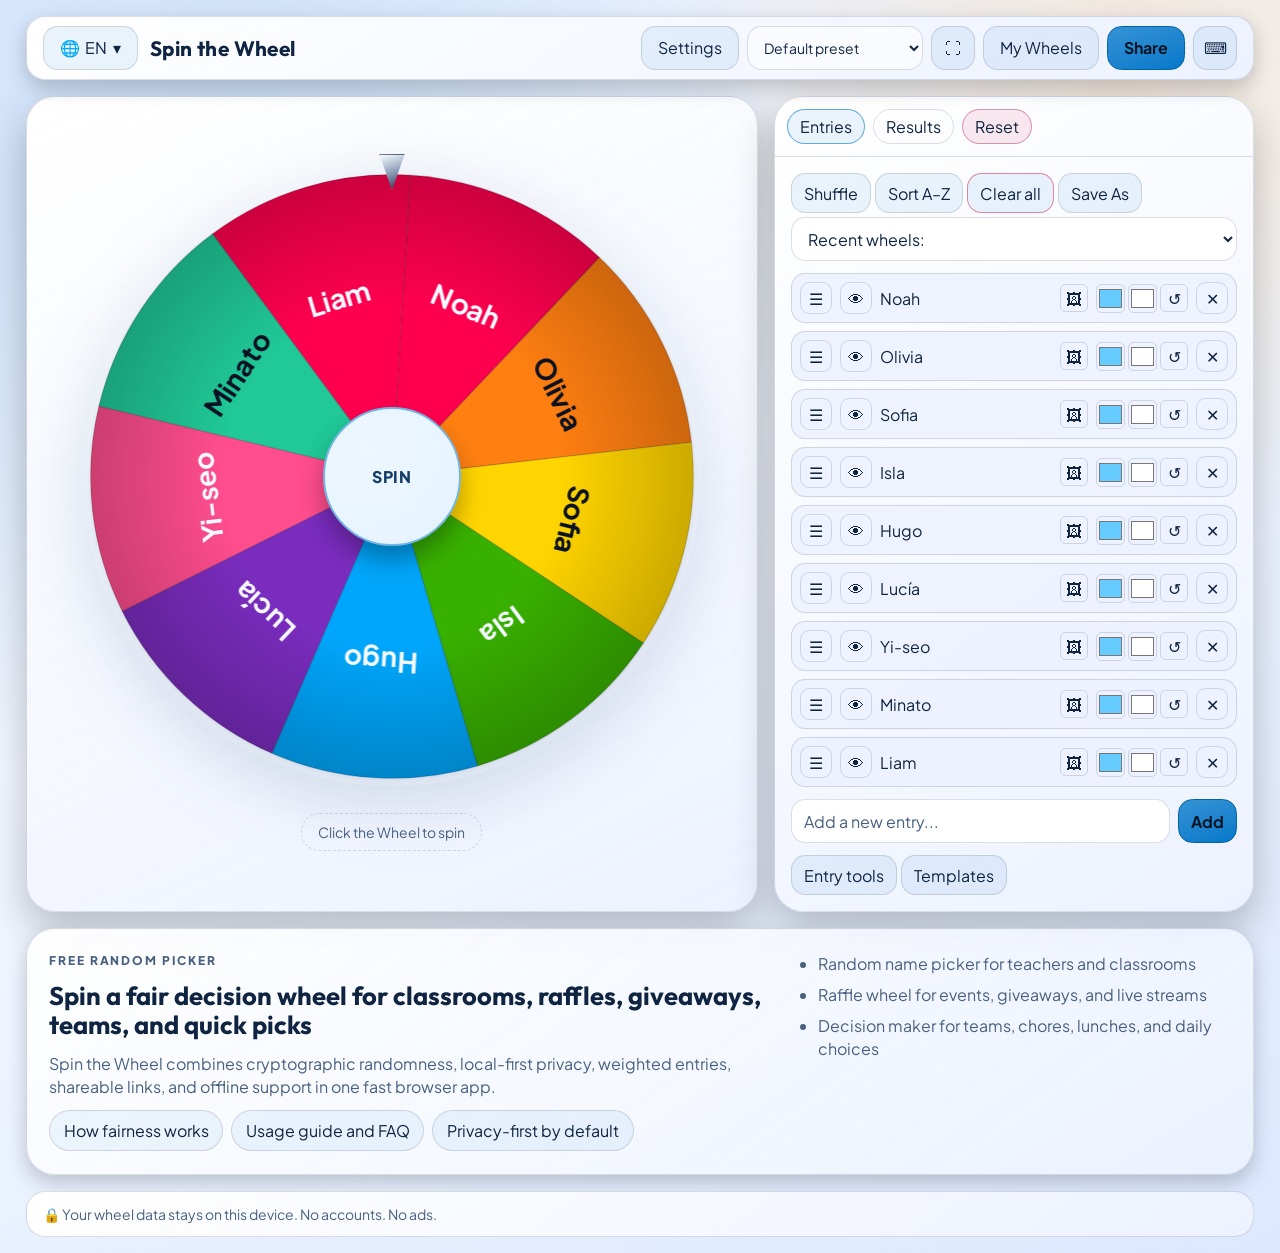
<file: index.html>
<!doctype html>
<html lang="en">
<head>
  <meta charset="UTF-8">
  <meta name="viewport" content="width=device-width, initial-scale=1.0">
  <title data-i18n="app_title">Spin the Wheel: Free Random Picker, Wheel Spinner &amp; Decision Maker</title>
  <meta name="description" content="Spin the Wheel is a free online random picker and wheel spinner for classrooms, raffles, giveaways, teams, and daily decisions. Private, fast, shareable, and works offline.">
  <meta name="robots" content="index,follow,max-image-preview:large,max-snippet:-1,max-video-preview:-1">
  <meta name="author" content="Duc Nguyen">
  <meta name="application-name" content="Spin the Wheel">
  <meta name="apple-mobile-web-app-title" content="Spin the Wheel">
  <meta name="apple-mobile-web-app-capable" content="yes">
  <meta name="mobile-web-app-capable" content="yes">
  <meta name="referrer" content="strict-origin-when-cross-origin">
  <meta name="format-detection" content="telephone=no">
  <meta name="theme-color" content="#091126">
  <link rel="canonical" href="https://spin.alsatian.co/">

  <meta property="og:locale" content="en_US">
  <meta property="og:locale:alternate" content="km_KH">
  <meta property="og:locale:alternate" content="es_ES">
  <meta property="og:locale:alternate" content="pt_BR">
  <meta property="og:locale:alternate" content="fr_FR">
  <meta property="og:locale:alternate" content="de_DE">
  <meta property="og:locale:alternate" content="ja_JP">
  <meta property="og:locale:alternate" content="ko_KR">
  <meta property="og:locale:alternate" content="zh_CN">
  <meta property="og:locale:alternate" content="id_ID">
  <meta property="og:type" content="website">
  <meta property="og:title" content="Spin the Wheel: Free Random Picker, Wheel Spinner &amp; Decision Maker">
  <meta property="og:description" content="Spin a fair decision wheel for classrooms, raffles, giveaways, teams, and quick picks. Free, private, customizable, and offline-ready.">
  <meta property="og:image" content="https://spin.alsatian.co/og-image.png">
  <meta property="og:image:secure_url" content="https://spin.alsatian.co/og-image.png">
  <meta property="og:image:type" content="image/png">
  <meta property="og:image:width" content="1200">
  <meta property="og:image:height" content="630">
  <meta property="og:image:alt" content="Spin the Wheel preview showing a colorful decision wheel and key product benefits.">
  <meta property="og:url" content="https://spin.alsatian.co/">
  <meta property="og:site_name" content="Spin the Wheel">

  <meta name="twitter:card" content="summary_large_image">
  <meta name="twitter:title" content="Spin the Wheel: Free Random Picker, Wheel Spinner &amp; Decision Maker">
  <meta name="twitter:description" content="Free online random picker for classrooms, raffles, giveaways, teams, and quick decisions.">
  <meta name="twitter:image" content="https://spin.alsatian.co/og-image.png">
  <meta name="twitter:image:alt" content="Spin the Wheel preview showing a colorful decision wheel and feature highlights.">

  <link rel="alternate" hreflang="en" href="https://spin.alsatian.co/">
  <link rel="alternate" hreflang="KH" href="https://spin.alsatian.co/?lang=vi">
  <link rel="alternate" hreflang="es" href="https://spin.alsatian.co/?lang=es">
  <link rel="alternate" hreflang="pt" href="https://spin.alsatian.co/?lang=pt">
  <link rel="alternate" hreflang="fr" href="https://spin.alsatian.co/?lang=fr">
  <link rel="alternate" hreflang="de" href="https://spin.alsatian.co/?lang=de">
  <link rel="alternate" hreflang="ja" href="https://spin.alsatian.co/?lang=ja">
  <link rel="alternate" hreflang="ko" href="https://spin.alsatian.co/?lang=ko">
  <link rel="alternate" hreflang="zh" href="https://spin.alsatian.co/?lang=zh">
  <link rel="alternate" hreflang="id" href="https://spin.alsatian.co/?lang=id">
  <link rel="alternate" hreflang="x-default" href="https://spin.alsatian.co/">

  <script type="application/ld+json">
  {
    "@context": "https://schema.org",
    "@graph": [
      {
        "@type": "WebSite",
        "@id": "https://spin.alsatian.co/#website",
        "url": "https://spin.alsatian.co/",
        "name": "Spin the Wheel",
        "description": "Free online random picker and decision wheel for classrooms, raffles, giveaways, teams, and quick decisions.",
        "inLanguage": ["en", "vi", "es", "pt", "fr", "de", "ja", "ko", "zh", "id"],
        "publisher": {
          "@id": "https://spin.alsatian.co/#organization"
        }
      },
      {
        "@type": "Organization",
        "@id": "https://spin.alsatian.co/#organization",
        "name": "Spin the Wheel",
        "url": "https://spin.alsatian.co/",
        "logo": {
          "@type": "ImageObject",
          "url": "https://spin.alsatian.co/icon-512.png",
          "width": 512,
          "height": 512
        },
        "founder": {
          "@type": "Person",
          "name": "Duc Nguyen",
          "sameAs": [
            "https://github.com/scorta",
            "https://www.linkedin.com/in/ducnd87/"
          ]
        }
      },
      {
        "@type": "SoftwareApplication",
        "@id": "https://spin.alsatian.co/#webapp",
        "name": "Spin the Wheel",
        "url": "https://spin.alsatian.co/",
        "description": "Spin the Wheel is a free online random picker and wheel spinner for classrooms, raffles, giveaways, teams, and daily decisions.",
        "applicationCategory": "UtilitiesApplication",
        "operatingSystem": "Any",
        "image": "https://spin.alsatian.co/og-image.png",
        "screenshot": "https://spin.alsatian.co/og-image.png",
        "browserRequirements": "Requires JavaScript and a modern browser including Chrome, Firefox, Safari, or Edge.",
        "offers": {
          "@type": "Offer",
          "price": "0",
          "priceCurrency": "USD"
        },
        "isAccessibleForFree": true,
        "featureList": [
          "Random picker wheel",
          "Weighted entries",
          "Shareable links",
          "Offline support",
          "Local-first storage",
          "Multiple languages"
        ],
        "inLanguage": ["en", "vi", "es", "pt", "fr", "de", "ja", "ko", "zh", "id"],
        "publisher": {
          "@id": "https://spin.alsatian.co/#organization"
        }
      }
    ]
  }
  </script>

  <link rel="manifest" href="/manifest.json">
  <link rel="icon" type="image/png" sizes="192x192" href="/icon-192.png">
  <link rel="icon" type="image/png" sizes="512x512" href="/icon-512.png">
  <link rel="apple-touch-icon" href="/icon-192.png">

  <link rel="preconnect" href="https://fonts.googleapis.com">
  <link rel="preconnect" href="https://fonts.gstatic.com" crossorigin>
  <link href="https://fonts.googleapis.com/css2?family=Outfit:wght@400;600;700;800&family=Plus+Jakarta+Sans:wght@400;500;600;700&display=swap" rel="stylesheet">
  <link rel="stylesheet" href="/styles.css">
</head>
<body>
  <noscript>
    <main class="noscript-shell">
      <h1>Spin the Wheel — Spin to Decide</h1>
      <p>Spin the Wheel is a free online random picker for raffles, classrooms, and quick decisions. Enable JavaScript to spin the wheel and manage entries.</p>
      <p>Local-first for wheel data: no accounts, no ads. Your wheel data stays on your device unless you share or export it. This site also uses Cloudflare Web Analytics for aggregate traffic and performance metrics.</p>
    </main>
  </noscript>

  <div id="app" class="app-shell" data-theme="dark">
    <header class="topbar" role="banner">
      <div class="brand-wrap">
        <button id="languageButton" class="ghost-btn language-btn" type="button" aria-haspopup="listbox" aria-expanded="false" data-i18n-aria-label="language_selector_aria">
          <span aria-hidden="true">🌐</span>
          <span id="languageCode">EN</span>
          <span class="caret" aria-hidden="true">▾</span>
        </button>
        <div id="languageMenu" class="lang-menu hidden" role="listbox" data-i18n-aria-label="language_menu_aria"></div>
        <a href="/" class="brand-link" data-i18n-aria-label="brand_home_aria">
          <strong>Spin the Wheel</strong>
        </a>
      </div>
      <div class="topbar-actions">
        <button id="settingsButton" class="ghost-btn" type="button" data-i18n="settings"></button>
        <div class="topbar-event-preset">
          <label class="sr-only" for="eventPresetSelect" data-i18n="event_preset"></label>
          <select id="eventPresetSelect" class="topbar-event-select" data-i18n-aria-label="event_preset">
            <option value="default" data-i18n="event_none"></option>
            <option value="classroom" data-i18n="event_classroom"></option>
            <option value="raffle" data-i18n="event_raffle"></option>
            <option value="streamer" data-i18n="event_streamer"></option>
            <option value="party" data-i18n="event_party"></option>
            <option value="minimal" data-i18n="event_minimal"></option>
            <option value="dark-luxury" data-i18n="event_dark_luxury"></option>
          </select>
        </div>
        <button id="fullscreenToggle" class="ghost-btn icon-btn" type="button" data-i18n-aria-label="toggle_fullscreen_aria">⛶</button>
        <button id="libraryButton" class="ghost-btn" type="button" data-i18n="my_wheels"></button>
        <button id="shareButton" class="accent-btn" type="button" data-i18n="share"></button>
        <button id="shortcutButton" class="ghost-btn icon-btn" type="button" data-i18n-aria-label="shortcuts">⌨</button>
      </div>
    </header>

    <main class="main-layout" role="main">
      <section class="wheel-section" data-i18n-aria-label="wheel_section_aria">
        <h1 class="sr-only" data-i18n="app_heading">Spin the Wheel — Spin to Decide</h1>
        <div class="wheel-wrap">
          <div class="wheel-badges">
            <span id="weightedBadge" class="mode-badge hidden" data-i18n="weighted_badge">⚖ Weighted</span>
            <span id="seedBadge" class="mode-badge hidden" data-i18n="seed_badge">🔁 Seeded</span>
          </div>
          <div id="wheelContainer" class="wheel-container">
            <canvas id="wheelCanvas" data-i18n-aria-label="wheel_canvas_aria"></canvas>
            <div class="wheel-glow" aria-hidden="true"></div>
            <div class="wheel-pointer" aria-hidden="true"></div>
            <button id="centerSpinButton" class="center-spin-btn" type="button" data-i18n="spin_button" data-i18n-aria-label="spin_button"></button>
          </div>
          <p id="firstRunHint" class="hint hidden" data-i18n="first_run_hint"></p>
        </div>
      </section>

      <aside class="side-panel" data-i18n-aria-label="controls_panel_aria">
        <nav class="panel-tabs" data-i18n-aria-label="panel_tabs_aria">
          <button class="tab-btn active" type="button" data-tab="entries" data-i18n="entries_tab"></button>
          <button class="tab-btn" type="button" data-tab="results" data-i18n="results_tab"></button>
          <button id="factoryResetButton" class="tab-btn tab-reset-btn" type="button" data-i18n="reset_app" data-i18n-title="reset_app_tooltip" data-i18n-aria-label="reset_app_tooltip"></button>
        </nav>

        <section id="entriesTab" class="panel-tab active" role="region" data-i18n-aria-label="entries_tab">
          <div class="panel-inline-row hidden" aria-hidden="true">
            <button id="undoButton" class="ghost-btn" type="button" data-i18n="undo" tabindex="-1"></button>
            <button id="redoButton" class="ghost-btn" type="button" data-i18n="redo" tabindex="-1"></button>
            <button id="openLibraryButton" class="ghost-btn" type="button" data-i18n="my_wheels" tabindex="-1"></button>
          </div>
          <div class="entry-actions">
            <button id="shuffleEntriesButton" class="ghost-btn" type="button" data-i18n="shuffle"></button>
            <button id="sortEntriesButton" class="ghost-btn" type="button" data-i18n="sort_az"></button>
            <button id="clearEntriesButton" class="ghost-btn danger-btn" type="button" data-i18n="clear_all"></button>
            <button id="saveAsButton" class="ghost-btn" type="button" data-i18n="save_as"></button>
            <select id="recentWheelsSelect" class="recent-wheels-select" data-i18n-aria-label="recent_wheels"></select>
          </div>
          <span id="entryCountBadge" class="hidden" aria-hidden="true">0</span>
          <div id="entriesList" class="entries-list" role="list"></div>
          <div class="entry-form">
            <label class="sr-only" for="addEntryInput" data-i18n="add_entry"></label>
            <input id="addEntryInput" type="text" data-i18n-placeholder="add_entry_placeholder" maxlength="100">
            <button id="addEntryButton" class="accent-btn" type="button" data-i18n="add"></button>
          </div>
          <div class="entry-secondary-actions">
            <button id="pasteListButton" class="ghost-btn" type="button" data-i18n="entry_tools"></button>
            <button id="templateButton" class="ghost-btn" type="button" data-i18n="templates"></button>
            <button id="resetEliminationsButton" class="ghost-btn hidden" type="button" data-i18n="reset_eliminations"></button>
          </div>
          <p id="emptyTemplateHint" class="empty-template-hint hidden">
            <button id="emptyTemplateButton" class="link-btn" type="button" data-i18n="start_from_template"></button>
          </p>
        </section>

        <section id="resultsTab" class="panel-tab" role="region" data-i18n-aria-label="results_tab">
          <div class="panel-topline">
            <button id="historyButton" class="accent-btn" type="button" data-i18n="view_history"></button>
          </div>
          <h3 data-i18n="win_counts"></h3>
          <div id="winCountList" class="win-count-list"></div>
        </section>
      </aside>
    </main>

    <section class="seo-strip" aria-labelledby="seoStripTitle">
      <div class="seo-strip-copy">
        <p class="seo-strip-eyebrow" data-i18n="seo_strip_eyebrow">Free random picker</p>
        <h2 id="seoStripTitle" data-i18n="seo_strip_title">Spin a fair decision wheel for classrooms, raffles, giveaways, teams, and quick picks</h2>
        <p data-i18n="seo_strip_body">Spin the Wheel combines cryptographic randomness, local-first privacy, weighted entries, shareable links, and offline support in one fast browser app.</p>
        <div class="seo-strip-links">
          <a href="/fairness.html" data-i18n="seo_link_fairness">How fairness works</a>
          <a href="/help.html" data-i18n="seo_link_help">Usage guide and FAQ</a>
          <a href="/privacy.html" data-i18n="seo_link_privacy">Privacy-first by default</a>
        </div>
      </div>
      <ul class="seo-strip-list">
        <li data-i18n="seo_feature_teachers">Random name picker for teachers and classrooms</li>
        <li data-i18n="seo_feature_raffle">Raffle wheel for events, giveaways, and live streams</li>
        <li data-i18n="seo_feature_decisions">Decision maker for teams, chores, lunches, and daily choices</li>
      </ul>
    </section>

    <button id="floatingSpinButton" class="floating-spin hidden" type="button" data-i18n="spin_button"></button>
    <div id="fullscreenToolbar" class="fullscreen-toolbar" data-i18n-aria-label="fullscreen_controls_aria">
      <button id="fullscreenExitButton" class="ghost-btn" type="button" data-i18n="exit_fullscreen"></button>
      <button id="fullscreenSettingsButton" class="ghost-btn" type="button" data-i18n="settings"></button>
    </div>

    <footer class="app-footer">
      <p>🔒 <span data-i18n="privacy_short"></span></p>
      <nav data-i18n-aria-label="footer_links_aria">
      </nav>
    </footer>
  </div>

  <div id="modalRoot" class="modal-root">
    <canvas id="confettiCanvas" class="confetti-canvas" aria-hidden="true"></canvas>
    <section id="settingsModal" class="modal hidden" role="dialog" aria-modal="true" aria-labelledby="settingsModalTitle">
      <div class="modal-card settings-modal-card">
        <div class="panel-topline">
          <h2 id="settingsModalTitle" data-i18n="settings"></h2>
          <button id="closeSettingsButton" class="ghost-btn" type="button" data-i18n="close"></button>
        </div>
        <div class="settings-modal-shell">
          <nav class="settings-modal-tabs" data-i18n-aria-label="settings_tabs_aria">
            <button class="settings-modal-tab active" type="button" data-settings-tab="general" data-i18n="general"></button>
            <button class="settings-modal-tab" type="button" data-settings-tab="spin" data-i18n="spin_section"></button>
            <button class="settings-modal-tab" type="button" data-settings-tab="theme" data-i18n="theme_section"></button>
            <button class="settings-modal-tab" type="button" data-settings-tab="sound" data-i18n="sound_section"></button>
            <button class="settings-modal-tab" type="button" data-settings-tab="effects" data-i18n="effects_section"></button>
            <button class="settings-modal-tab" type="button" data-settings-tab="probability" data-i18n="probability_inspector"></button>
          </nav>

          <div class="settings-modal-panels">
            <section class="settings-modal-panel active" data-settings-panel="general" role="region" data-i18n-aria-label="general">
              <div class="settings-grid">
                <label class="checkbox-line">
                  <input id="weightsToggle" type="checkbox">
                  <span data-i18n="enable_weights"></span>
                </label>
                <label class="checkbox-line">
                  <input id="manualStopToggle" type="checkbox">
                  <span data-i18n="manual_stop"></span>
                </label>
                <label class="checkbox-line">
                  <input id="mysteryWheelToggle" type="checkbox">
                  <span data-i18n="mystery_wheel"></span>
                </label>
              </div>
            </section>

            <section class="settings-modal-panel" data-settings-panel="spin" role="region" data-i18n-aria-label="spin_section">
              <div class="settings-grid">
                <label for="durationSlider"><span data-i18n="spin_duration"></span>: <output id="durationOutput">5s</output></label>
                <input id="durationSlider" type="range" min="1" max="30" step="1" value="5">
                <label for="turnsSlider"><span data-i18n="spin_turns"></span>: <output id="turnsOutput">8</output></label>
                <input id="turnsSlider" type="range" min="1" max="20" step="1" value="8">
                <label class="checkbox-line">
                  <input id="seedModeToggle" type="checkbox">
                  <span data-i18n="seed_mode"></span>
                </label>
                <label for="seedInput" data-i18n="seed_value"></label>
                <input id="seedInput" type="text" maxlength="120" data-i18n-placeholder="seed_placeholder">
              </div>
            </section>

            <section class="settings-modal-panel" data-settings-panel="theme" role="region" data-i18n-aria-label="theme_section">
              <div class="settings-grid">
                <label for="themeSelect" data-i18n="theme"></label>
                <select id="themeSelect" data-i18n-aria-label="theme"></select>
                <div id="themeSwatches" class="theme-swatch-grid" role="list"></div>
                <label for="pointerStyleSelect" data-i18n="pointer_style"></label>
                <select id="pointerStyleSelect" data-i18n-aria-label="pointer_style">
                  <option value="classic" data-i18n="pointer_classic"></option>
                  <option value="pin" data-i18n="pointer_pin"></option>
                  <option value="diamond" data-i18n="pointer_diamond"></option>
                  <option value="flag" data-i18n="pointer_flag"></option>
                </select>
                <label for="centerTextInput" data-i18n="spin_button_text"></label>
                <input id="centerTextInput" type="text" maxlength="20" data-i18n-placeholder="spin_button">
                <label for="centerColorInput" data-i18n="spin_button_color"></label>
                <input id="centerColorInput" type="color" value="#14325f">
                <div class="panel-inline-row">
                  <button id="centerImageButton" class="ghost-btn" type="button" data-i18n="upload_center_image"></button>
                  <button id="removeCenterImageButton" class="ghost-btn" type="button" data-i18n="remove_center_image"></button>
                </div>
                <label for="backgroundTypeSelect" data-i18n="background_type"></label>
                <select id="backgroundTypeSelect" data-i18n-aria-label="background_type">
                  <option value="default" data-i18n="background_default"></option>
                  <option value="solid" data-i18n="background_solid"></option>
                  <option value="gradient" data-i18n="background_gradient"></option>
                  <option value="image" data-i18n="background_image"></option>
                </select>
                <label for="backgroundSolidInput" data-i18n="background_solid_color"></label>
                <input id="backgroundSolidInput" type="color" value="#091126">
                <label for="backgroundFromInput" data-i18n="background_gradient_from"></label>
                <input id="backgroundFromInput" type="color" value="#091126">
                <label for="backgroundToInput" data-i18n="background_gradient_to"></label>
                <input id="backgroundToInput" type="color" value="#14335d">
                <label for="backgroundAngleInput" data-i18n="background_gradient_angle"></label>
                <input id="backgroundAngleInput" type="range" min="0" max="360" step="1" value="150">
                <div class="panel-inline-row">
                  <button id="backgroundImageButton" class="ghost-btn" type="button" data-i18n="upload_background_image"></button>
                  <button id="removeBackgroundImageButton" class="ghost-btn" type="button" data-i18n="remove_background_image"></button>
                </div>
              </div>
            </section>

            <section class="settings-modal-panel" data-settings-panel="sound" role="region" data-i18n-aria-label="sound_section">
              <div class="settings-grid">
                <label for="volumeSlider"><span data-i18n="volume"></span>: <output id="volumeOutput">70%</output></label>
                <input id="volumeSlider" type="range" min="0" max="100" step="1" value="70">
                <label class="checkbox-line">
                  <input id="tickSoundToggle" type="checkbox">
                  <span data-i18n="tick_sound"></span>
                </label>
                <label for="tickSoundSelect" data-i18n="tick_sound_variant"></label>
                <select id="tickSoundSelect" data-i18n-aria-label="tick_sound_variant">
                  <option value="click" data-i18n="tick_click"></option>
                  <option value="pop" data-i18n="tick_pop"></option>
                  <option value="wooden" data-i18n="tick_wooden"></option>
                  <option value="digital" data-i18n="tick_digital"></option>
                  <option value="soft" data-i18n="tick_soft"></option>
                </select>
                <label class="checkbox-line">
                  <input id="winSoundToggle" type="checkbox">
                  <span data-i18n="win_sound"></span>
                </label>
                <label for="winSoundSelect" data-i18n="win_sound_variant"></label>
                <select id="winSoundSelect" data-i18n-aria-label="win_sound_variant">
                  <option value="fanfare" data-i18n="win_fanfare"></option>
                  <option value="applause" data-i18n="win_applause"></option>
                  <option value="chime" data-i18n="win_chime"></option>
                  <option value="sparkle" data-i18n="win_sparkle"></option>
                </select>
                <label class="checkbox-line">
                  <input id="spinSoundToggle" type="checkbox">
                  <span data-i18n="spin_ambient"></span>
                </label>
                <label for="spinSoundSelect" data-i18n="spin_sound_variant"></label>
                <select id="spinSoundSelect" data-i18n-aria-label="spin_sound_variant">
                  <option value="whoosh" data-i18n="spin_whoosh"></option>
                  <option value="wind" data-i18n="spin_wind"></option>
                  <option value="hum" data-i18n="spin_hum"></option>
                </select>
              </div>
            </section>

            <section class="settings-modal-panel" data-settings-panel="effects" role="region" data-i18n-aria-label="effects_section">
              <div class="settings-grid">
                <label for="celebrationSelect" data-i18n="celebration_effect"></label>
                <select id="celebrationSelect" data-i18n-aria-label="celebration_effect">
                  <option value="confetti" data-i18n="celebration_confetti"></option>
                  <option value="fireworks" data-i18n="celebration_fireworks"></option>
                  <option value="none" data-i18n="celebration_none"></option>
                </select>
                <label class="checkbox-line">
                  <input id="reduceMotionOverride" type="checkbox">
                  <span data-i18n="reduce_motion_override"></span>
                </label>
                <label class="checkbox-line">
                  <input id="cinematicModeToggle" type="checkbox">
                  <span data-i18n="cinematic_mode"></span>
                </label>
                <label class="checkbox-line">
                  <input id="hapticsToggle" type="checkbox">
                  <span data-i18n="haptics"></span>
                </label>
                <label class="checkbox-line">
                  <input id="idleAnimationToggle" type="checkbox">
                  <span data-i18n="idle_animation"></span>
                </label>
                <label class="checkbox-line">
                  <input id="performanceAutoToggle" type="checkbox">
                  <span data-i18n="performance_auto"></span>
                </label>
                <label class="checkbox-line">
                  <input id="performanceOverviewToggle" type="checkbox">
                  <span data-i18n="performance_overview"></span>
                </label>
              </div>
            </section>

            <section class="settings-modal-panel" data-settings-panel="probability" role="region" data-i18n-aria-label="probability_inspector">
              <div class="probability-panel settings-modal-probability">
                <div id="probabilityEqualBadge" class="prob-equal-badge hidden" data-i18n="equal_probability"></div>
                <div id="probabilityList" class="probability-list"></div>
              </div>
            </section>
          </div>
        </div>
      </div>
    </section>

    <section id="pasteModal" class="modal hidden" role="dialog" aria-modal="true" aria-labelledby="pasteModalTitle">
      <div class="modal-card">
        <h2 id="pasteModalTitle" data-i18n="paste_list"></h2>
        <textarea id="pasteTextarea" rows="10" data-i18n-placeholder="paste_placeholder"></textarea>
        <div class="modal-actions">
          <button id="importDataButton" class="ghost-btn" type="button" data-i18n="import_csv_json"></button>
          <button id="exportDataButton" class="ghost-btn" type="button" data-i18n="export_csv_json"></button>
        </div>
        <div class="modal-actions">
          <button id="pasteCancelButton" class="ghost-btn" type="button" data-i18n="cancel"></button>
          <button id="pasteApplyButton" class="accent-btn" type="button" data-i18n="apply"></button>
        </div>
      </div>
    </section>

    <section id="resultModal" class="modal result-modal hidden" role="dialog" aria-modal="true" aria-labelledby="resultTitle">
      <div class="modal-card result-card">
        <h2 id="resultTitle" data-i18n="winner"></h2>
        <p id="resultWinner" class="winner-name">-</p>
        <p id="resultSubtitle" class="winner-subtitle hidden"></p>
        <div class="modal-actions">
          <button id="spinAgainButton" class="accent-btn" type="button" data-i18n="spin_again"></button>
          <button id="removeWinnerButton" class="ghost-btn danger-btn hidden" type="button" data-i18n="remove_winner"></button>
          <button id="closeResultButton" class="ghost-btn" type="button" data-i18n="close"></button>
        </div>
      </div>
    </section>

    <section id="factoryResetModal" class="modal hidden" role="dialog" aria-modal="true" aria-labelledby="factoryResetTitle" aria-describedby="factoryResetDescription">
      <div class="modal-card confirm-card">
        <h2 id="factoryResetTitle"></h2>
        <p id="factoryResetDescription" class="small-note"></p>
        <div class="modal-actions">
          <button id="factoryResetCancelButton" class="ghost-btn" type="button" data-i18n="cancel"></button>
          <button id="factoryResetConfirmButton" class="ghost-btn danger-btn" type="button"></button>
        </div>
      </div>
    </section>

    <section id="shareModal" class="modal hidden" role="dialog" aria-modal="true" aria-labelledby="shareTitle">
      <div class="modal-card">
        <h2 id="shareTitle" data-i18n="share_wheel"></h2>
        <p class="small-note" data-i18n="share_privacy_note"></p>
        <fieldset class="radio-group">
          <legend data-i18n="share_mode"></legend>
          <label><input type="radio" name="shareMode" value="full" checked> <span data-i18n="share_full_edit"></span></label>
          <label><input type="radio" name="shareMode" value="spin-only"> <span data-i18n="share_spin_only"></span></label>
        </fieldset>
        <label for="shareUrlInput" data-i18n="share_link"></label>
        <input id="shareUrlInput" type="text" readonly>
        <p id="shareSizeStatus" class="size-status"></p>
        <fieldset class="radio-group">
          <legend data-i18n="embed_title"></legend>
          <label for="embedWidthInput" data-i18n="embed_width"></label>
          <input id="embedWidthInput" type="number" min="280" max="2000" step="10" value="720">
          <label for="embedHeightInput" data-i18n="embed_height"></label>
          <input id="embedHeightInput" type="number" min="280" max="2000" step="10" value="720">
          <label for="embedCodeInput" data-i18n="embed_code"></label>
          <textarea id="embedCodeInput" rows="3" readonly></textarea>
          <button id="copyEmbedButton" class="ghost-btn" type="button" data-i18n="copy_embed_code"></button>
        </fieldset>
        <fieldset class="radio-group">
          <legend data-i18n="qr_code"></legend>
          <canvas id="qrCanvas" width="220" height="220" data-i18n-aria-label="qr_code"></canvas>
          <button id="downloadQrButton" class="ghost-btn" type="button" data-i18n="download_qr"></button>
        </fieldset>
        <div class="modal-actions">
          <button id="copyShareButton" class="accent-btn" type="button" data-i18n="copy_link"></button>
          <button id="closeShareButton" class="ghost-btn" type="button" data-i18n="close"></button>
        </div>
      </div>
    </section>

    <section id="libraryModal" class="modal hidden" role="dialog" aria-modal="true" aria-labelledby="libraryTitle">
      <div class="modal-card template-card">
        <h2 id="libraryTitle" data-i18n="my_wheels"></h2>
        <div id="libraryList" class="library-list"></div>
        <div class="modal-actions">
          <button id="closeLibraryButton" class="ghost-btn" type="button" data-i18n="close"></button>
        </div>
      </div>
    </section>

    <section id="csvMapModal" class="modal hidden" role="dialog" aria-modal="true" aria-labelledby="csvMapTitle">
      <div class="modal-card">
        <h2 id="csvMapTitle" data-i18n="csv_mapping_title"></h2>
        <div class="settings-grid">
          <label for="csvLabelColumn" data-i18n="csv_label_column"></label>
          <select id="csvLabelColumn"></select>
          <label for="csvWeightColumn" data-i18n="csv_weight_column"></label>
          <select id="csvWeightColumn"></select>
          <label for="csvColorColumn" data-i18n="csv_color_column"></label>
          <select id="csvColorColumn"></select>
        </div>
        <div class="modal-actions">
          <button id="csvMapCancelButton" class="ghost-btn" type="button" data-i18n="cancel"></button>
          <button id="csvMapApplyButton" class="accent-btn" type="button" data-i18n="apply"></button>
        </div>
      </div>
    </section>

    <section id="exportModal" class="modal hidden" role="dialog" aria-modal="true" aria-labelledby="exportModalTitle">
      <div class="modal-card">
        <h2 id="exportModalTitle" data-i18n="export_title"></h2>
        <fieldset class="radio-group">
          <legend data-i18n="export_format"></legend>
          <label><input type="radio" name="exportFormat" value="csv" checked> <span data-i18n="export_csv"></span></label>
          <label><input type="radio" name="exportFormat" value="json"> <span data-i18n="export_json"></span></label>
        </fieldset>
        <div class="modal-actions">
          <button id="exportCancelButton" class="ghost-btn" type="button" data-i18n="cancel"></button>
          <button id="exportApplyButton" class="accent-btn" type="button" data-i18n="export_action"></button>
        </div>
      </div>
    </section>

    <section id="historyModal" class="modal hidden" role="dialog" aria-modal="true" aria-labelledby="historyTitle">
      <div class="modal-card template-card">
        <h2 id="historyTitle" data-i18n="history"></h2>
        <div id="resultsList" class="results-list"></div>
        <div class="modal-actions">
          <button id="clearResultsButton" class="ghost-btn danger-btn" type="button" data-i18n="clear_results"></button>
          <button id="exportResultsCsvButton" class="ghost-btn" type="button" data-i18n="export_results_csv"></button>
          <button id="exportAuditJsonButton" class="ghost-btn" type="button" data-i18n="export_audit_json"></button>
          <button id="closeHistoryButton" class="ghost-btn" type="button" data-i18n="close"></button>
        </div>
      </div>
    </section>

    <section id="templateModal" class="modal hidden" role="dialog" aria-modal="true" aria-labelledby="templateTitle">
      <div class="modal-card template-card">
        <h2 id="templateTitle" data-i18n="templates"></h2>
        <div id="templateGrid" class="template-grid"></div>
        <div class="modal-actions">
          <button id="closeTemplateButton" class="ghost-btn" type="button" data-i18n="close"></button>
        </div>
      </div>
    </section>

    <section id="shortcutModal" class="modal hidden" role="dialog" aria-modal="true" aria-labelledby="shortcutTitle">
      <div class="modal-card">
        <h2 id="shortcutTitle" data-i18n="shortcuts"></h2>
        <ul class="shortcut-list">
          <li><kbd>Ctrl</kbd>/<kbd>Cmd</kbd> + <kbd>K</kbd> — <span data-i18n="shortcut_spin"></span></li>
          <li><kbd>F11</kbd> — <span data-i18n="shortcut_fullscreen"></span></li>
          <li><kbd>Ctrl</kbd> + <kbd>S</kbd> — <span data-i18n="shortcut_save"></span></li>
          <li><kbd>Escape</kbd> — <span data-i18n="shortcut_close"></span></li>
        </ul>
        <div class="modal-actions">
          <button id="closeShortcutButton" class="ghost-btn" type="button" data-i18n="close"></button>
        </div>
      </div>
    </section>
  </div>

  <div id="ariaLive" class="sr-only" aria-live="assertive"></div>
  <div id="toastRoot" class="toast-root" aria-live="polite"></div>

  <input id="importDataFileInput" class="sr-only" type="file" accept=".csv,.json,text/csv,application/json">
  <input id="centerImageInput" class="sr-only" type="file" accept="image/png,image/jpeg,image/webp,image/gif">
  <input id="backgroundImageInput" class="sr-only" type="file" accept="image/png,image/jpeg,image/webp,image/gif">

  <script type="module" src="/app.js"></script>
  <!-- Cloudflare Web Analytics --><script defer src='https://static.cloudflareinsights.com/beacon.min.js' data-cf-beacon='{"token": "cca400a30825469dbb3c039b7d04517d"}'></script><!-- End Cloudflare Web Analytics -->
</body>
</html>
</file>
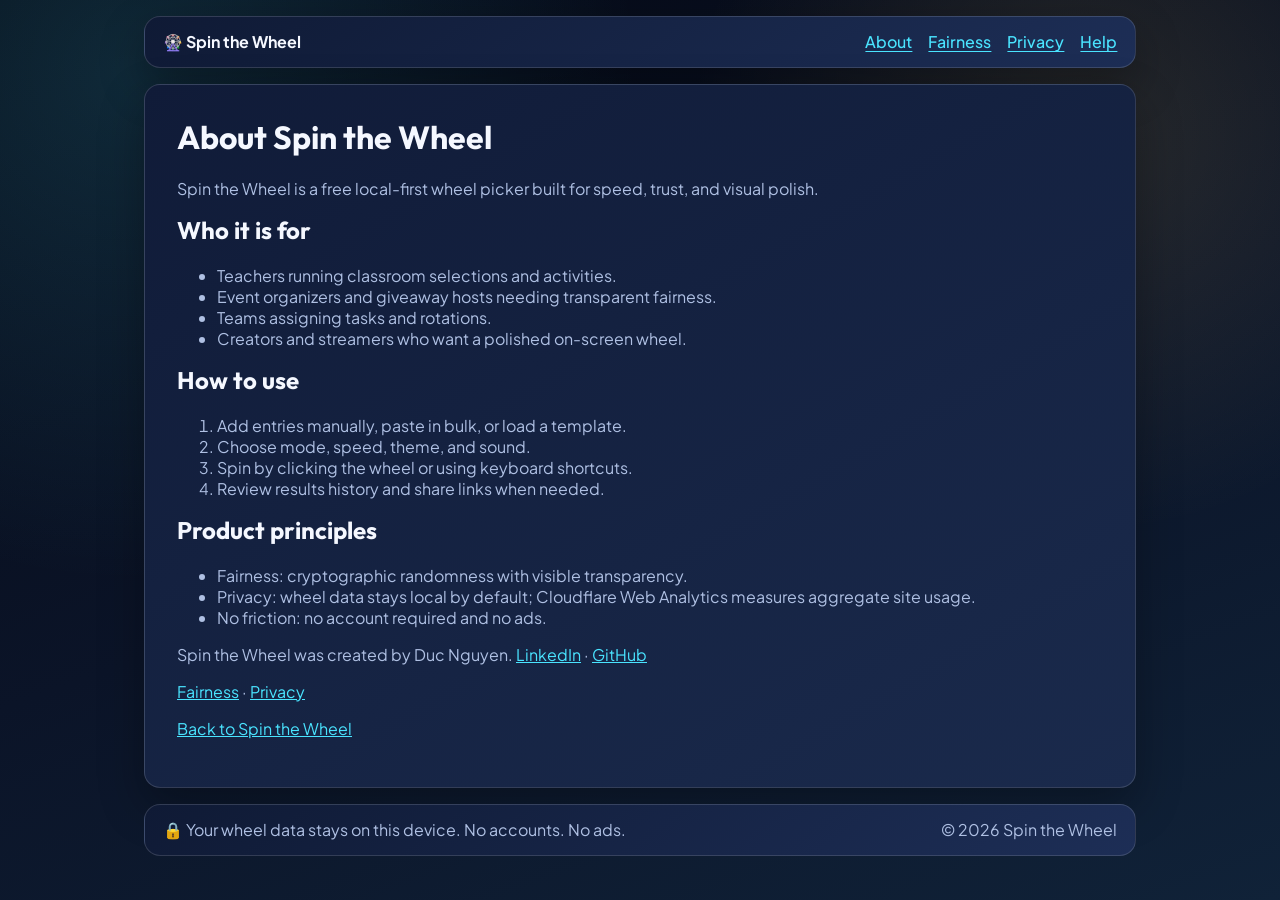
<file: about.html>
<!doctype html>
<html lang="en">
<head>
  <meta charset="UTF-8">
  <meta name="viewport" content="width=device-width, initial-scale=1.0">
  <title>About Spin the Wheel: Fair, Private, Local-First Random Picker</title>
  <meta name="description" content="Learn what Spin the Wheel is, who it is for, and why it prioritizes fairness, privacy, local-first performance, and polished random selection workflows.">
  <meta name="robots" content="index,follow,max-image-preview:large,max-snippet:-1,max-video-preview:-1">
  <meta name="author" content="Duc Nguyen">
  <meta name="referrer" content="strict-origin-when-cross-origin">
  <meta name="format-detection" content="telephone=no">
  <meta name="theme-color" content="#091126">
  <link rel="canonical" href="https://spin.alsatian.co/about.html">
  <meta property="og:locale" content="en_US">
  <meta property="og:locale:alternate" content="vi_VN">
  <meta property="og:locale:alternate" content="es_ES">
  <meta property="og:locale:alternate" content="pt_BR">
  <meta property="og:locale:alternate" content="fr_FR">
  <meta property="og:locale:alternate" content="de_DE">
  <meta property="og:locale:alternate" content="ja_JP">
  <meta property="og:locale:alternate" content="ko_KR">
  <meta property="og:locale:alternate" content="zh_CN">
  <meta property="og:locale:alternate" content="id_ID">
  <meta property="og:type" content="article">
  <meta property="og:title" content="About Spin the Wheel: Fair, Private, Local-First Random Picker">
  <meta property="og:description" content="A design-first random wheel built for classrooms, giveaways, teams, streamers, and events with fairness and privacy at the center.">
  <meta property="og:image" content="https://spin.alsatian.co/og-image.png">
  <meta property="og:image:secure_url" content="https://spin.alsatian.co/og-image.png">
  <meta property="og:image:type" content="image/png">
  <meta property="og:image:width" content="1200">
  <meta property="og:image:height" content="630">
  <meta property="og:image:alt" content="Spin the Wheel social preview card with product branding and a colorful wheel illustration.">
  <meta property="og:url" content="https://spin.alsatian.co/about.html">
  <meta property="og:site_name" content="Spin the Wheel">
  <meta name="twitter:card" content="summary_large_image">
  <meta name="twitter:title" content="About Spin the Wheel: Fair, Private, Local-First Random Picker">
  <meta name="twitter:description" content="See what makes Spin the Wheel fast, private, fair, and useful for classrooms, giveaways, and team picks.">
  <meta name="twitter:image" content="https://spin.alsatian.co/og-image.png">
  <meta name="twitter:image:alt" content="Spin the Wheel branded social preview image.">
  <link rel="alternate" hreflang="en" href="https://spin.alsatian.co/about.html">
  <link rel="alternate" hreflang="vi" href="https://spin.alsatian.co/about.html?lang=vi">
  <link rel="alternate" hreflang="es" href="https://spin.alsatian.co/about.html?lang=es">
  <link rel="alternate" hreflang="pt" href="https://spin.alsatian.co/about.html?lang=pt">
  <link rel="alternate" hreflang="fr" href="https://spin.alsatian.co/about.html?lang=fr">
  <link rel="alternate" hreflang="de" href="https://spin.alsatian.co/about.html?lang=de">
  <link rel="alternate" hreflang="ja" href="https://spin.alsatian.co/about.html?lang=ja">
  <link rel="alternate" hreflang="ko" href="https://spin.alsatian.co/about.html?lang=ko">
  <link rel="alternate" hreflang="zh" href="https://spin.alsatian.co/about.html?lang=zh">
  <link rel="alternate" hreflang="id" href="https://spin.alsatian.co/about.html?lang=id">
  <link rel="alternate" hreflang="x-default" href="https://spin.alsatian.co/about.html">
  <script type="application/ld+json">
  {
    "@context": "https://schema.org",
    "@graph": [
      {
        "@type": "AboutPage",
        "@id": "https://spin.alsatian.co/about.html#webpage",
        "url": "https://spin.alsatian.co/about.html",
        "name": "About Spin the Wheel",
        "description": "Learn what Spin the Wheel is, who it is for, and why it prioritizes fairness, privacy, and local-first performance.",
        "isPartOf": {
          "@id": "https://spin.alsatian.co/#website"
        },
        "about": {
          "@id": "https://spin.alsatian.co/#webapp"
        },
        "inLanguage": "en"
      },
      {
        "@type": "BreadcrumbList",
        "itemListElement": [
          {
            "@type": "ListItem",
            "position": 1,
            "name": "Home",
            "item": "https://spin.alsatian.co/"
          },
          {
            "@type": "ListItem",
            "position": 2,
            "name": "About",
            "item": "https://spin.alsatian.co/about.html"
          }
        ]
      }
    ]
  }
  </script>
  <link rel="icon" type="image/png" sizes="192x192" href="/icon-192.png">
  <link rel="icon" type="image/png" sizes="512x512" href="/icon-512.png">
  <link rel="apple-touch-icon" href="/icon-192.png">
  <link rel="preconnect" href="https://fonts.googleapis.com">
  <link rel="preconnect" href="https://fonts.gstatic.com" crossorigin>
  <link href="https://fonts.googleapis.com/css2?family=Outfit:wght@500;700;800&family=Plus+Jakarta+Sans:wght@400;500;600;700&display=swap" rel="stylesheet">
  <link rel="stylesheet" href="/support.css">
</head>
<body>
  <div class="support-shell">
    <header class="support-header" data-support-header></header>
    <main class="support-main" data-support-main="about">
      <h1>About Spin the Wheel</h1>
      <p>
        Spin the Wheel is a free decision wheel and random picker built for speed, trust, and visual quality.
        It is designed for educators, streamers, teams, communities, and anyone who needs a clear and fair random choice.
      </p>

      <h2>Who it is for</h2>
      <p>
        This wheel works best anywhere a quick, neutral choice keeps things moving.
        It fits classrooms, meetings, livestreams, community events, shops, and everyday home decisions.
      </p>
      <ul>
        <li>Teachers running classroom selection and activities.</li>
        <li>Event organizers and giveaway hosts who need transparent fairness.</li>
        <li>Teams choosing tasks, topics, or rotations.</li>
        <li>Creators and streamers who want a polished on-screen wheel.</li>
      </ul>

      <h2>What is the wheel spinner for?</h2>
      <ul>
        <li>Picking the next student, volunteer, or speaker without awkward guesswork.</li>
        <li>Running simple draws for customers, attendees, or people who completed a survey.</li>
        <li>Deciding who starts in a standup, game night, or group activity.</li>
        <li>Breaking small deadlocks, like which task to tackle first or what to eat tonight.</li>
      </ul>

      <h2>How to use</h2>
      <ol>
        <li>Add entries manually, paste in bulk, or load a built-in template.</li>
        <li>Customize mode, speed, theme, and sound.</li>
        <li>Spin by clicking the wheel, pressing the center button, or using Ctrl/Cmd + K.</li>
        <li>Review results history and share the wheel URL when needed.</li>
      </ol>

      <h2>Product principles</h2>
      <ul>
        <li>Fairness: cryptographic randomness with visible transparency messaging.</li>
        <li>Privacy: wheel data stays local by default; Cloudflare Web Analytics measures aggregate site usage.</li>
        <li>No friction: no account required, no ads, and immediate first spin.</li>
      </ul>

      <p>
        Spin the Wheel was created by Duc Nguyen.
        <a href="https://www.linkedin.com/in/ducnd87/" target="_blank" rel="noopener noreferrer">LinkedIn</a>
        ·
        <a href="https://github.com/scorta" target="_blank" rel="noopener noreferrer">GitHub</a>
      </p>

      <p>
        Read more: <a href="/fairness.html">Fairness details</a> and <a href="/privacy.html">Privacy policy</a>.
      </p>
      <p><a href="/">Back to Spin the Wheel</a></p>
    </main>
    <footer class="support-footer" data-support-footer></footer>
  </div>
  <script src="/support.js"></script>
  <!-- Cloudflare Web Analytics --><script defer src='https://static.cloudflareinsights.com/beacon.min.js' data-cf-beacon='{"token": "cca400a30825469dbb3c039b7d04517d"}'></script><!-- End Cloudflare Web Analytics -->
</body>
</html>
</file>
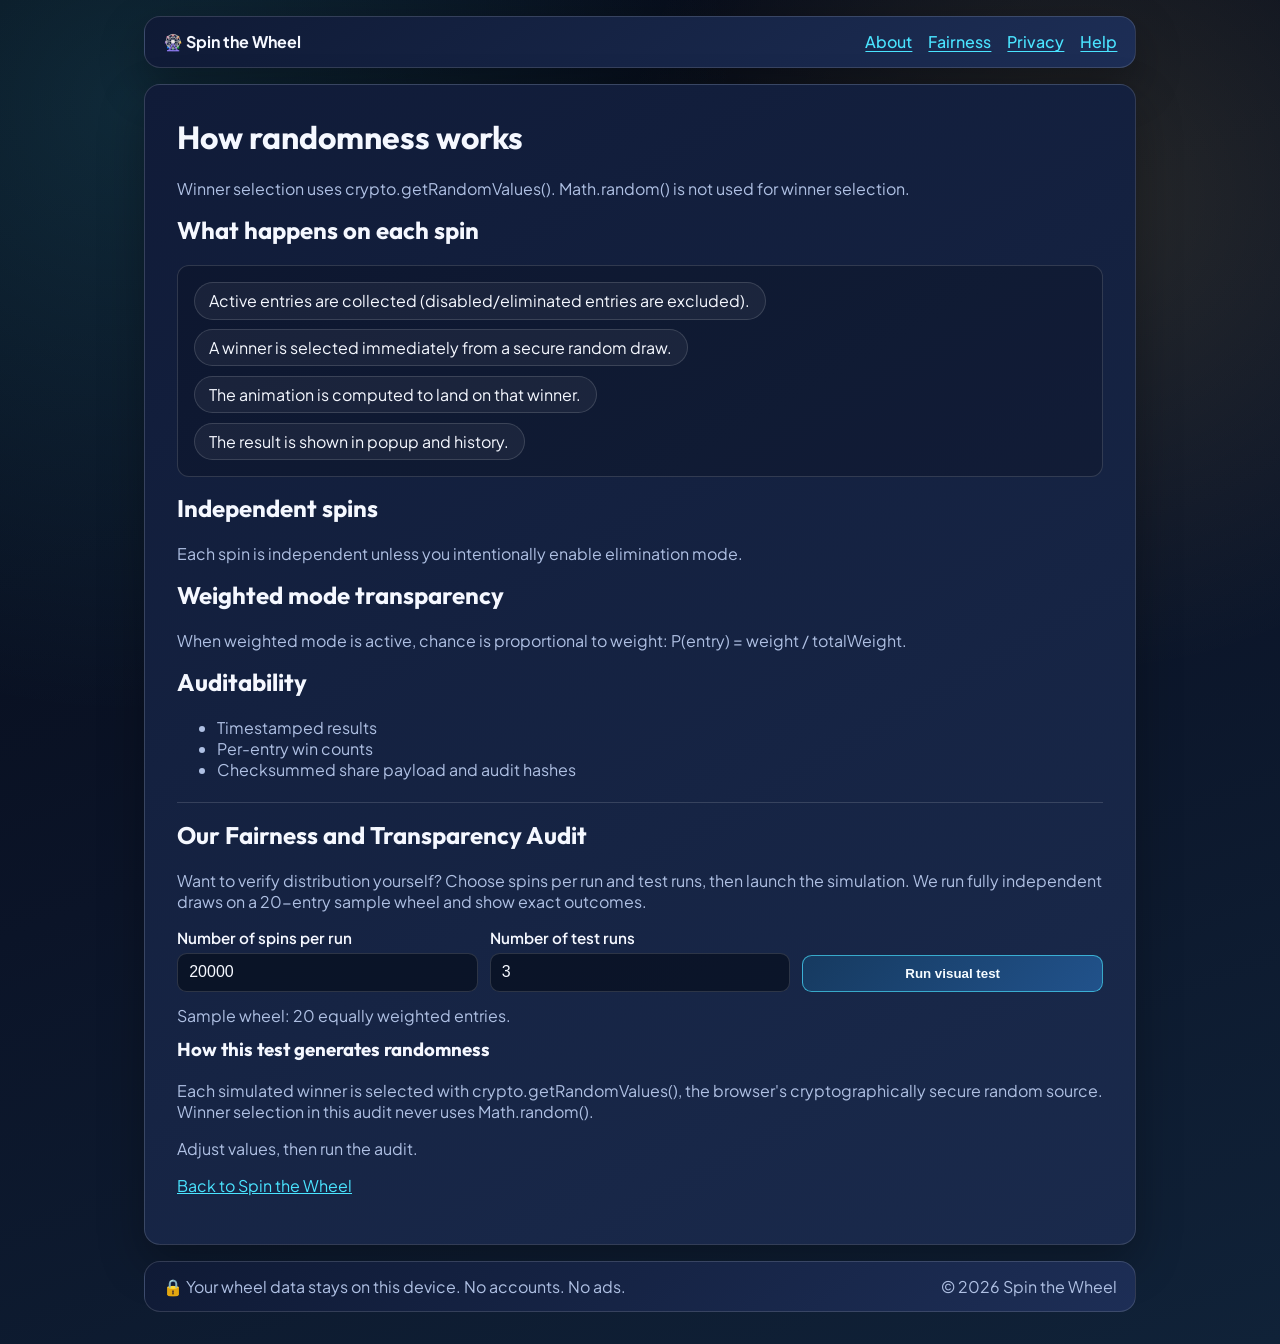
<file: fairness.html>
<!doctype html>
<html lang="en">
<head>
  <meta charset="UTF-8">
  <meta name="viewport" content="width=device-width, initial-scale=1.0">
  <title>How Spin the Wheel Guarantees True Randomness and Fair Spins</title>
  <meta name="description" content="See how Spin the Wheel uses cryptographic randomness, transparent weighted probability, timestamps, and audit signals to keep every spin fair.">
  <meta name="robots" content="index,follow,max-image-preview:large,max-snippet:-1,max-video-preview:-1">
  <meta name="author" content="Duc Nguyen">
  <meta name="referrer" content="strict-origin-when-cross-origin">
  <meta name="format-detection" content="telephone=no">
  <meta name="theme-color" content="#091126">
  <link rel="canonical" href="https://spin.alsatian.co/fairness.html">
  <meta property="og:locale" content="en_US">
  <meta property="og:locale:alternate" content="vi_VN">
  <meta property="og:locale:alternate" content="es_ES">
  <meta property="og:locale:alternate" content="pt_BR">
  <meta property="og:locale:alternate" content="fr_FR">
  <meta property="og:locale:alternate" content="de_DE">
  <meta property="og:locale:alternate" content="ja_JP">
  <meta property="og:locale:alternate" content="ko_KR">
  <meta property="og:locale:alternate" content="zh_CN">
  <meta property="og:locale:alternate" content="id_ID">
  <meta property="og:type" content="article">
  <meta property="og:title" content="How Spin the Wheel Guarantees True Randomness and Fair Spins">
  <meta property="og:description" content="Crypto-random winner selection, independent spins, weighted probability transparency, and audit-friendly result tracking.">
  <meta property="og:image" content="https://spin.alsatian.co/og-image.png">
  <meta property="og:image:secure_url" content="https://spin.alsatian.co/og-image.png">
  <meta property="og:image:type" content="image/png">
  <meta property="og:image:width" content="1200">
  <meta property="og:image:height" content="630">
  <meta property="og:image:alt" content="Spin the Wheel branded social preview image.">
  <meta property="og:url" content="https://spin.alsatian.co/fairness.html">
  <meta property="og:site_name" content="Spin the Wheel">
  <meta name="twitter:card" content="summary_large_image">
  <meta name="twitter:title" content="How Spin the Wheel Guarantees True Randomness and Fair Spins">
  <meta name="twitter:description" content="Learn how Spin the Wheel uses secure random selection and transparent probability rules.">
  <meta name="twitter:image" content="https://spin.alsatian.co/og-image.png">
  <meta name="twitter:image:alt" content="Spin the Wheel branded social preview image.">
  <link rel="alternate" hreflang="en" href="https://spin.alsatian.co/fairness.html">
  <link rel="alternate" hreflang="vi" href="https://spin.alsatian.co/fairness.html?lang=vi">
  <link rel="alternate" hreflang="es" href="https://spin.alsatian.co/fairness.html?lang=es">
  <link rel="alternate" hreflang="pt" href="https://spin.alsatian.co/fairness.html?lang=pt">
  <link rel="alternate" hreflang="fr" href="https://spin.alsatian.co/fairness.html?lang=fr">
  <link rel="alternate" hreflang="de" href="https://spin.alsatian.co/fairness.html?lang=de">
  <link rel="alternate" hreflang="ja" href="https://spin.alsatian.co/fairness.html?lang=ja">
  <link rel="alternate" hreflang="ko" href="https://spin.alsatian.co/fairness.html?lang=ko">
  <link rel="alternate" hreflang="zh" href="https://spin.alsatian.co/fairness.html?lang=zh">
  <link rel="alternate" hreflang="id" href="https://spin.alsatian.co/fairness.html?lang=id">
  <link rel="alternate" hreflang="x-default" href="https://spin.alsatian.co/fairness.html">
  <script type="application/ld+json">
  {
    "@context": "https://schema.org",
    "@graph": [
      {
        "@type": "Article",
        "@id": "https://spin.alsatian.co/fairness.html#article",
        "headline": "How Spin the Wheel Guarantees True Randomness and Fair Spins",
        "description": "Understand how Spin the Wheel uses cryptographic randomness, transparent weighted probability, and audit-friendly tracking.",
        "mainEntityOfPage": "https://spin.alsatian.co/fairness.html",
        "author": {
          "@type": "Person",
          "name": "Duc Nguyen"
        },
        "publisher": {
          "@type": "Organization",
          "name": "Spin the Wheel",
          "logo": {
            "@type": "ImageObject",
            "url": "https://spin.alsatian.co/icon-512.png"
          }
        },
        "image": "https://spin.alsatian.co/og-image.png",
        "about": {
          "@id": "https://spin.alsatian.co/#webapp"
        },
        "inLanguage": "en"
      },
      {
        "@type": "BreadcrumbList",
        "itemListElement": [
          {
            "@type": "ListItem",
            "position": 1,
            "name": "Home",
            "item": "https://spin.alsatian.co/"
          },
          {
            "@type": "ListItem",
            "position": 2,
            "name": "Fairness",
            "item": "https://spin.alsatian.co/fairness.html"
          }
        ]
      }
    ]
  }
  </script>
  <link rel="icon" type="image/png" sizes="192x192" href="/icon-192.png">
  <link rel="icon" type="image/png" sizes="512x512" href="/icon-512.png">
  <link rel="apple-touch-icon" href="/icon-192.png">
  <link rel="preconnect" href="https://fonts.googleapis.com">
  <link rel="preconnect" href="https://fonts.gstatic.com" crossorigin>
  <link href="https://fonts.googleapis.com/css2?family=Outfit:wght@500;700;800&family=Plus+Jakarta+Sans:wght@400;500;600;700&display=swap" rel="stylesheet">
  <link rel="stylesheet" href="/support.css">
</head>
<body>
  <div class="support-shell">
    <header class="support-header" data-support-header></header>
    <main class="support-main" data-support-main="fairness">
      <h1>How randomness works</h1>
      <p>
        Spin the Wheel uses <code>crypto.getRandomValues()</code>, which is cryptographically secure browser randomness.
        We never use <code>Math.random()</code> for winner selection.
      </p>

      <h2>What happens on each spin</h2>
      <div class="diagram" aria-label="Randomness flow diagram">
        <div class="diagram-step">1. Active entries are collected (disabled/eliminated entries are excluded).</div>
        <div class="diagram-step">2. A winner is selected immediately with crypto-random values.</div>
        <div class="diagram-step">3. The wheel animation is calculated to land on that selected winner.</div>
        <div class="diagram-step">4. The result popup and history log show the winner.</div>
      </div>

      <h2>Independent spins</h2>
      <p>
        Every spin is independent. Previous winners do not influence future outcomes unless you explicitly use elimination mode,
        where winners are removed from the next draw by design.
      </p>

      <h2>Weighted mode transparency</h2>
      <p>
        When weighted mode is active, each entry’s chance is proportional to its weight using:
        <code>P(entry) = weight / totalWeight</code>.
      </p>
      <p>
        The app always displays a visible weighted badge and a probability inspector so viewers can verify the current rules.
      </p>

      <h2>Auditability</h2>
      <ul>
        <li>Each result includes a timestamp.</li>
        <li>Win counts are tracked per entry.</li>
        <li>Share URLs include schema version and checksum validation to detect corruption.</li>
      </ul>

      <p><a href="/">Back to Spin the Wheel</a></p>
    </main>
    <footer class="support-footer" data-support-footer></footer>
  </div>
  <script src="/support.js"></script>
  <!-- Cloudflare Web Analytics --><script defer src='https://static.cloudflareinsights.com/beacon.min.js' data-cf-beacon='{"token": "cca400a30825469dbb3c039b7d04517d"}'></script><!-- End Cloudflare Web Analytics -->
</body>
</html>
</file>
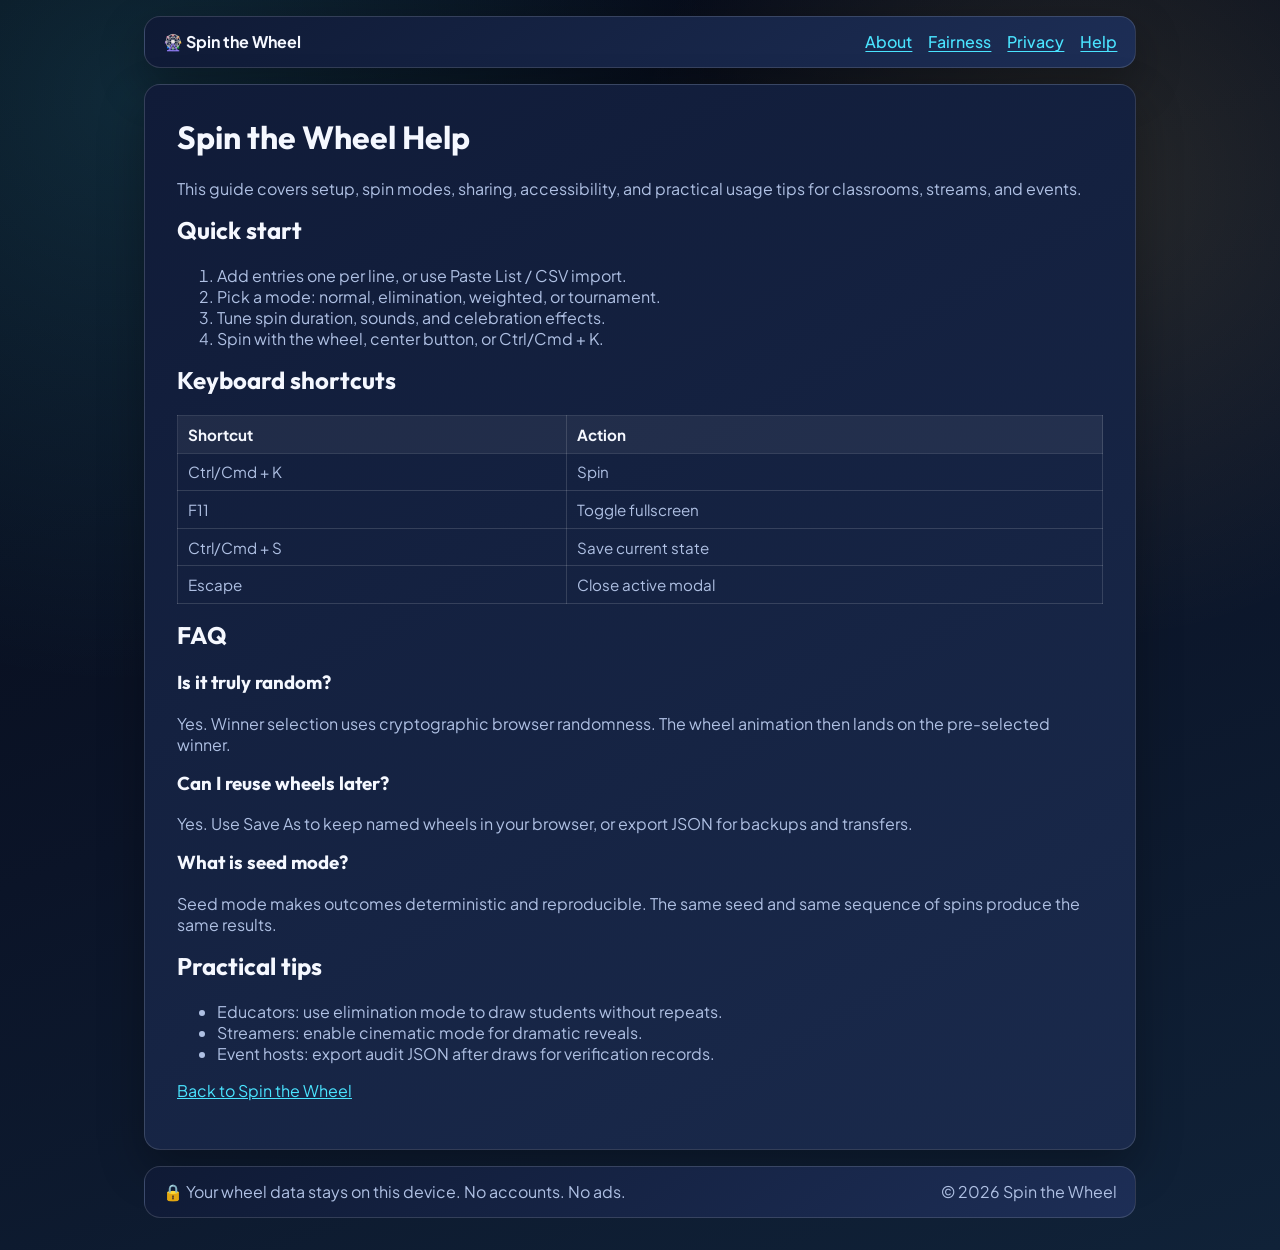
<file: help.html>
<!doctype html>
<html lang="en">
<head>
  <meta charset="UTF-8">
  <meta name="viewport" content="width=device-width, initial-scale=1.0">
  <title>Spin the Wheel Help: Guide, FAQ, Shortcuts, and Tips</title>
  <meta name="description" content="Learn how to use Spin the Wheel with setup steps, keyboard shortcuts, FAQ answers, and practical tips for classrooms, live streams, giveaways, and events.">
  <meta name="robots" content="index,follow,max-image-preview:large,max-snippet:-1,max-video-preview:-1">
  <meta name="author" content="Duc Nguyen">
  <meta name="referrer" content="strict-origin-when-cross-origin">
  <meta name="format-detection" content="telephone=no">
  <meta name="theme-color" content="#091126">
  <link rel="canonical" href="https://spin.alsatian.co/help.html">
  <meta property="og:locale" content="en_US">
  <meta property="og:locale:alternate" content="km_KH">
  <meta property="og:locale:alternate" content="es_ES">
  <meta property="og:locale:alternate" content="pt_BR">
  <meta property="og:locale:alternate" content="fr_FR">
  <meta property="og:locale:alternate" content="de_DE">
  <meta property="og:locale:alternate" content="ja_JP">
  <meta property="og:locale:alternate" content="ko_KR">
  <meta property="og:locale:alternate" content="zh_CN">
  <meta property="og:locale:alternate" content="id_ID">
  <meta property="og:type" content="article">
  <meta property="og:title" content="Spin the Wheel Help: Guide, FAQ, Shortcuts, and Tips">
  <meta property="og:description" content="Complete feature guide with keyboard shortcuts, FAQ answers, and practical tips for common Spin the Wheel use cases.">
  <meta property="og:image" content="https://spin.alsatian.co/og-image.png">
  <meta property="og:image:secure_url" content="https://spin.alsatian.co/og-image.png">
  <meta property="og:image:type" content="image/png">
  <meta property="og:image:width" content="1200">
  <meta property="og:image:height" content="630">
  <meta property="og:image:alt" content="Spin the Wheel branded social preview image.">
  <meta property="og:url" content="https://spin.alsatian.co/help.html">
  <meta property="og:site_name" content="Spin the Wheel">
  <meta name="twitter:card" content="summary_large_image">
  <meta name="twitter:title" content="Spin the Wheel Help: Guide, FAQ, Shortcuts, and Tips">
  <meta name="twitter:description" content="Feature guide, FAQs, and shortcut reference for Spin the Wheel users.">
  <meta name="twitter:image" content="https://spin.alsatian.co/og-image.png">
  <meta name="twitter:image:alt" content="Spin the Wheel branded social preview image.">
  <link rel="alternate" hreflang="en" href="https://spin.alsatian.co/help.html">
  <link rel="alternate" hreflang="vi" href="https://spin.alsatian.co/help.html?lang=vi">
  <link rel="alternate" hreflang="es" href="https://spin.alsatian.co/help.html?lang=es">
  <link rel="alternate" hreflang="pt" href="https://spin.alsatian.co/help.html?lang=pt">
  <link rel="alternate" hreflang="fr" href="https://spin.alsatian.co/help.html?lang=fr">
  <link rel="alternate" hreflang="de" href="https://spin.alsatian.co/help.html?lang=de">
  <link rel="alternate" hreflang="ja" href="https://spin.alsatian.co/help.html?lang=ja">
  <link rel="alternate" hreflang="ko" href="https://spin.alsatian.co/help.html?lang=ko">
  <link rel="alternate" hreflang="zh" href="https://spin.alsatian.co/help.html?lang=zh">
  <link rel="alternate" hreflang="id" href="https://spin.alsatian.co/help.html?lang=id">
  <link rel="alternate" hreflang="x-default" href="https://spin.alsatian.co/help.html">
  <script type="application/ld+json">
  {
    "@context": "https://schema.org",
    "@graph": [
      {
        "@type": "FAQPage",
        "@id": "https://spin.alsatian.co/help.html#faq",
        "mainEntity": [
          {
            "@type": "Question",
            "name": "Is it truly random?",
            "acceptedAnswer": {
              "@type": "Answer",
              "text": "Yes. Winner selection uses cryptographic browser randomness. The wheel animation then lands on the pre-selected winner."
            }
          },
          {
            "@type": "Question",
            "name": "Can I reuse wheels later?",
            "acceptedAnswer": {
              "@type": "Answer",
              "text": "Yes. Use Save As to keep named wheels in your browser, or export JSON for backups and transfers."
            }
          },
          {
            "@type": "Question",
            "name": "What is seed mode?",
            "acceptedAnswer": {
              "@type": "Answer",
              "text": "Seed mode makes outcomes deterministic and reproducible. The same seed and same sequence of spins produce the same results."
            }
          }
        ]
      },
      {
        "@type": "BreadcrumbList",
        "itemListElement": [
          {
            "@type": "ListItem",
            "position": 1,
            "name": "Home",
            "item": "https://spin.alsatian.co/"
          },
          {
            "@type": "ListItem",
            "position": 2,
            "name": "Help",
            "item": "https://spin.alsatian.co/help.html"
          }
        ]
      }
    ]
  }
  </script>
  <link rel="icon" type="image/png" sizes="192x192" href="/icon-192.png">
  <link rel="icon" type="image/png" sizes="512x512" href="/icon-512.png">
  <link rel="apple-touch-icon" href="/icon-192.png">
  <link rel="preconnect" href="https://fonts.googleapis.com">
  <link rel="preconnect" href="https://fonts.gstatic.com" crossorigin>
  <link href="https://fonts.googleapis.com/css2?family=Outfit:wght@500;700;800&family=Plus+Jakarta+Sans:wght@400;500;600;700&display=swap" rel="stylesheet">
  <link rel="stylesheet" href="/support.css">
</head>
<body>
  <div class="support-shell">
    <header class="support-header" data-support-header></header>
    <main class="support-main" data-support-main="help">
      <h1 data-support-key="help_title">Spin the Wheel Help</h1>
      <p data-support-key="help_intro">This guide covers setup, spin modes, sharing, accessibility, and practical usage tips for classrooms, streams, and events.</p>

      <h2 data-support-key="help_quick_start_title">Quick start</h2>
      <ol>
        <li data-support-key="help_step_1">Add entries one per line, or use Paste List / CSV import.</li>
        <li data-support-key="help_step_2">Pick a mode: normal, elimination, weighted, or tournament.</li>
        <li data-support-key="help_step_3">Tune spin duration, sounds, and celebration effects.</li>
        <li data-support-key="help_step_4">Spin with the wheel, center button, or Ctrl/Cmd + K.</li>
      </ol>

      <h2 data-support-key="help_shortcuts_title">Keyboard shortcuts</h2>
      <table>
        <thead>
          <tr>
            <th data-support-key="help_shortcut_key">Shortcut</th>
            <th data-support-key="help_shortcut_action">Action</th>
          </tr>
        </thead>
        <tbody>
          <tr><td>Ctrl/Cmd + K</td><td data-support-key="help_shortcut_spin">Spin</td></tr>
          <tr><td>F11</td><td data-support-key="help_shortcut_fullscreen">Toggle fullscreen</td></tr>
          <tr><td>Ctrl/Cmd + S</td><td data-support-key="help_shortcut_save">Save current state</td></tr>
          <tr><td>Escape</td><td data-support-key="help_shortcut_escape">Close active modal</td></tr>
        </tbody>
      </table>

      <h2 data-support-key="help_faq_title">FAQ</h2>
      <h3 data-support-key="help_faq_q1">Is it truly random?</h3>
      <p data-support-key="help_faq_a1">Yes. Winner selection uses cryptographic browser randomness. The wheel animation then lands on the pre-selected winner.</p>

      <h3 data-support-key="help_faq_q2">Can I reuse wheels later?</h3>
      <p data-support-key="help_faq_a2">Yes. Use Save As to keep named wheels in your browser, or export JSON for backups and transfers.</p>

      <h3 data-support-key="help_faq_q3">What is seed mode?</h3>
      <p data-support-key="help_faq_a3">Seed mode makes outcomes deterministic and reproducible. The same seed and same sequence of spins produce the same results.</p>

      <h2 data-support-key="help_tips_title">Practical tips</h2>
      <ul>
        <li data-support-key="help_tip_1">Educators: use elimination mode to draw students without repeats.</li>
        <li data-support-key="help_tip_2">Streamers: enable cinematic mode for dramatic reveals.</li>
        <li data-support-key="help_tip_3">Event hosts: export audit JSON after draws for verification records.</li>
      </ul>

      <p><a href="/" data-support-key="back_home">Back to Spin the Wheel</a></p>
    </main>
    <footer class="support-footer" data-support-footer></footer>
  </div>
  <script src="/support.js"></script>
  <!-- Cloudflare Web Analytics --><script defer src='https://static.cloudflareinsights.com/beacon.min.js' data-cf-beacon='{"token": "cca400a30825469dbb3c039b7d04517d"}'></script><!-- End Cloudflare Web Analytics -->
</body>
</html>
</file>
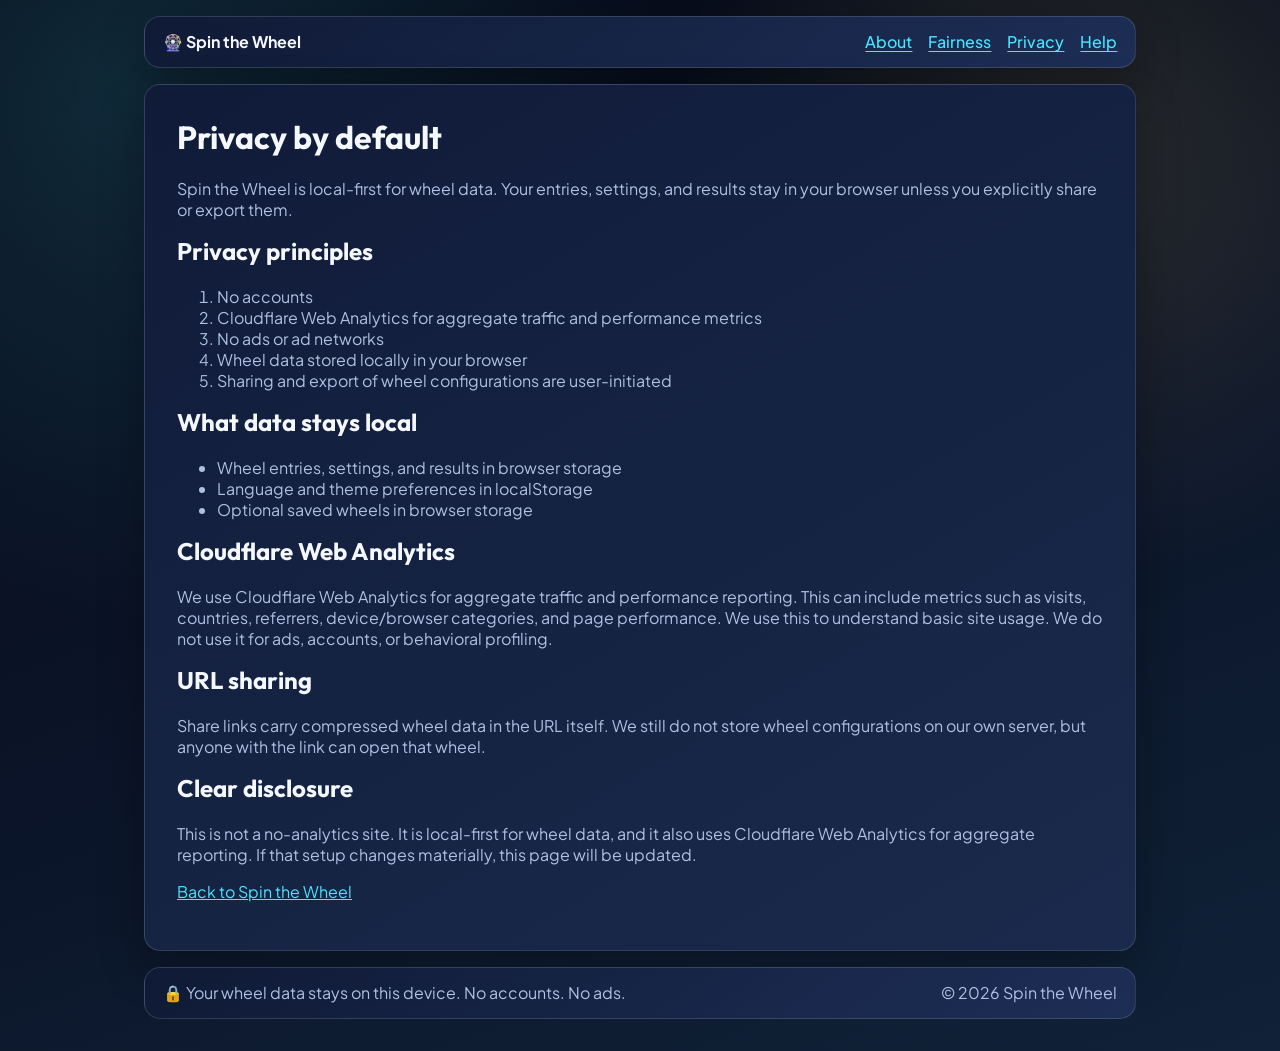
<file: privacy.html>
<!doctype html>
<html lang="en">
<head>
  <meta charset="UTF-8">
  <meta name="viewport" content="width=device-width, initial-scale=1.0">
  <title>Spin the Wheel Privacy: Local-First With Cloudflare Web Analytics</title>
  <meta name="description" content="Read how Spin the Wheel keeps wheel data local-first while using Cloudflare Web Analytics for aggregate traffic and performance metrics.">
  <meta name="robots" content="index,follow,max-image-preview:large,max-snippet:-1,max-video-preview:-1">
  <meta name="author" content="Duc Nguyen">
  <meta name="referrer" content="strict-origin-when-cross-origin">
  <meta name="format-detection" content="telephone=no">
  <meta name="theme-color" content="#091126">
  <link rel="canonical" href="https://spin.alsatian.co/privacy.html">
  <meta property="og:locale" content="en_US">
  <meta property="og:locale:alternate" content="vi_VN">
  <meta property="og:locale:alternate" content="es_ES">
  <meta property="og:locale:alternate" content="pt_BR">
  <meta property="og:locale:alternate" content="fr_FR">
  <meta property="og:locale:alternate" content="de_DE">
  <meta property="og:locale:alternate" content="ja_JP">
  <meta property="og:locale:alternate" content="ko_KR">
  <meta property="og:locale:alternate" content="zh_CN">
  <meta property="og:locale:alternate" content="id_ID">
  <meta property="og:type" content="article">
  <meta property="og:title" content="Spin the Wheel Privacy: Local-First With Cloudflare Web Analytics">
  <meta property="og:description" content="Local-first wheel data, no accounts, no ads, and explicit disclosure of Cloudflare Web Analytics for aggregate reporting.">
  <meta property="og:image" content="https://spin.alsatian.co/og-image.png">
  <meta property="og:image:secure_url" content="https://spin.alsatian.co/og-image.png">
  <meta property="og:image:type" content="image/png">
  <meta property="og:image:width" content="1200">
  <meta property="og:image:height" content="630">
  <meta property="og:image:alt" content="Spin the Wheel branded social preview image.">
  <meta property="og:url" content="https://spin.alsatian.co/privacy.html">
  <meta property="og:site_name" content="Spin the Wheel">
  <meta name="twitter:card" content="summary_large_image">
  <meta name="twitter:title" content="Spin the Wheel Privacy: Local-First With Cloudflare Web Analytics">
  <meta name="twitter:description" content="Local-first wheel data, no accounts, no ads, and explicit disclosure of Cloudflare Web Analytics for aggregate reporting.">
  <meta name="twitter:image" content="https://spin.alsatian.co/og-image.png">
  <meta name="twitter:image:alt" content="Spin the Wheel branded social preview image.">
  <link rel="alternate" hreflang="en" href="https://spin.alsatian.co/privacy.html">
  <link rel="alternate" hreflang="vi" href="https://spin.alsatian.co/privacy.html?lang=vi">
  <link rel="alternate" hreflang="es" href="https://spin.alsatian.co/privacy.html?lang=es">
  <link rel="alternate" hreflang="pt" href="https://spin.alsatian.co/privacy.html?lang=pt">
  <link rel="alternate" hreflang="fr" href="https://spin.alsatian.co/privacy.html?lang=fr">
  <link rel="alternate" hreflang="de" href="https://spin.alsatian.co/privacy.html?lang=de">
  <link rel="alternate" hreflang="ja" href="https://spin.alsatian.co/privacy.html?lang=ja">
  <link rel="alternate" hreflang="ko" href="https://spin.alsatian.co/privacy.html?lang=ko">
  <link rel="alternate" hreflang="zh" href="https://spin.alsatian.co/privacy.html?lang=zh">
  <link rel="alternate" hreflang="id" href="https://spin.alsatian.co/privacy.html?lang=id">
  <link rel="alternate" hreflang="x-default" href="https://spin.alsatian.co/privacy.html">
  <script type="application/ld+json">
  {
    "@context": "https://schema.org",
    "@graph": [
      {
        "@type": "WebPage",
        "@id": "https://spin.alsatian.co/privacy.html#webpage",
        "url": "https://spin.alsatian.co/privacy.html",
        "name": "Spin the Wheel Privacy: Local-First With Cloudflare Web Analytics",
        "description": "Read how Spin the Wheel keeps wheel data local-first while using Cloudflare Web Analytics for aggregate traffic and performance metrics.",
        "isPartOf": {
          "@id": "https://spin.alsatian.co/#website"
        },
        "about": {
          "@id": "https://spin.alsatian.co/#webapp"
        },
        "inLanguage": "en"
      },
      {
        "@type": "BreadcrumbList",
        "itemListElement": [
          {
            "@type": "ListItem",
            "position": 1,
            "name": "Home",
            "item": "https://spin.alsatian.co/"
          },
          {
            "@type": "ListItem",
            "position": 2,
            "name": "Privacy",
            "item": "https://spin.alsatian.co/privacy.html"
          }
        ]
      }
    ]
  }
  </script>
  <link rel="icon" type="image/png" sizes="192x192" href="/icon-192.png">
  <link rel="icon" type="image/png" sizes="512x512" href="/icon-512.png">
  <link rel="apple-touch-icon" href="/icon-192.png">
  <link rel="preconnect" href="https://fonts.googleapis.com">
  <link rel="preconnect" href="https://fonts.gstatic.com" crossorigin>
  <link href="https://fonts.googleapis.com/css2?family=Outfit:wght@500;700;800&family=Plus+Jakarta+Sans:wght@400;500;600;700&display=swap" rel="stylesheet">
  <link rel="stylesheet" href="/support.css">
</head>
<body>
  <div class="support-shell">
    <header class="support-header" data-support-header></header>
    <main class="support-main" data-support-main="privacy">
      <h1>Privacy by default</h1>
      <p>
        Spin the Wheel is local-first for wheel data. Your entries, settings, and results stay in your browser unless you explicitly share or export them.
      </p>

      <h2>Privacy principles</h2>
      <ol>
        <li>No accounts: you can use all features without signing up.</li>
        <li>Cloudflare Web Analytics: we use it for aggregate traffic and performance metrics.</li>
        <li>No ads or ad networks: the UI is clean and free of ad placements.</li>
        <li>Wheel data stays local: entries, settings, and results are stored in your browser.</li>
        <li>User-initiated sharing and export: wheel configurations leave your browser only when you choose to share or export them.</li>
      </ol>

      <h2>What data stays local</h2>
      <ul>
        <li>Wheel entries, settings, and results in browser storage.</li>
        <li>Language and theme preferences in localStorage.</li>
        <li>Optional saved wheels in browser storage.</li>
      </ul>

      <h2>Cloudflare Web Analytics</h2>
      <p>
        We use Cloudflare Web Analytics for aggregate traffic and performance reporting. This can include metrics such as visits,
        countries, referrers, device/browser categories, and page performance. We use this to understand basic site usage.
        We do not use it for ads, accounts, or behavioral profiling.
      </p>

      <h2>URL sharing</h2>
      <p>
        Shared links contain compressed wheel data in the URL itself. We still do not store wheel configurations on our own server,
        but anyone with the link can open that wheel.
      </p>

      <h2>Clear disclosure</h2>
      <p>
        This is not a no-analytics site. It is local-first for wheel data, and it also uses Cloudflare Web Analytics for aggregate
        reporting. If that setup changes materially, this page will be updated.
      </p>

      <p><a href="/">Back to Spin the Wheel</a></p>
    </main>
    <footer class="support-footer" data-support-footer></footer>
  </div>
  <script src="/support.js"></script>
  <!-- Cloudflare Web Analytics --><script defer src='https://static.cloudflareinsights.com/beacon.min.js' data-cf-beacon='{"token": "cca400a30825469dbb3c039b7d04517d"}'></script><!-- End Cloudflare Web Analytics -->
</body>
</html>
</file>
<file: styles.css>
:root {
  --font-display: "Outfit", "Avenir Next", "Segoe UI", sans-serif;
  --font-body: "Plus Jakarta Sans", "Segoe UI", "Helvetica Neue", sans-serif;

  --space-1: 0.25rem;
  --space-2: 0.5rem;
  --space-3: 0.75rem;
  --space-4: 1rem;
  --space-5: 1.25rem;
  --space-6: 1.5rem;
  --space-8: 2rem;
  --space-10: 2.5rem;
  --space-12: 3rem;

  --text-xs: 0.75rem;
  --text-sm: 0.875rem;
  --text-md: 1rem;
  --text-lg: 1.125rem;
  --text-xl: 1.4rem;
  --text-2xl: 1.95rem;

  --radius-xs: 0.35rem;
  --radius-sm: 0.6rem;
  --radius-md: 0.9rem;
  --radius-lg: 1.2rem;
  --radius-xl: 1.8rem;
  --radius-round: 999px;

  --shadow-sm: 0 8px 20px rgb(0 0 0 / 0.2);
  --shadow-md: 0 18px 40px rgb(0 0 0 / 0.24);
  --shadow-lg: 0 30px 60px rgb(0 0 0 / 0.35);
  --shadow-glow: 0 0 36px rgb(98 223 255 / 0.25);

  --speed-fast: 140ms;
  --speed-normal: 220ms;
  --speed-slow: 380ms;
  --ease-standard: cubic-bezier(0.2, 0.7, 0.2, 1);
  --ease-bounce: cubic-bezier(0.2, 1.5, 0.5, 1);

  --bg-base: #091126;
  --bg-surface: #111b35;
  --bg-elevated: #1a2645;
  --text-primary: #f3f8ff;
  --text-secondary: #b5c4e4;
  --accent: #4ae4ff;
  --accent-2: #ffdf68;
  --danger: #ff5f79;
  --border: rgb(255 255 255 / 0.12);
  --glass: rgb(255 255 255 / 0.08);
  --focus-ring: #ffdf68;

  --wheel-frame: #f5f9ff22;
  --wheel-shadow: 0 24px 44px rgb(0 0 0 / 0.35);
  --wheel-center: #14325f;
  --wheel-center-text: #f3fcff;

  --modal-backdrop-tint: rgb(5 10 22 / 0.62);
  --modal-backdrop-blur: 4px;

  --panel-width: min(42vw, 30rem);
  --topbar-height: 4rem;
}

[data-theme="light"] {
  --bg-base: #f3f7ff;
  --bg-surface: #ffffff;
  --bg-elevated: #edf2ff;
  --text-primary: #0f2441;
  --text-secondary: #486080;
  --accent: #0178ca;
  --accent-2: #ff9f1a;
  --danger: #d72f5b;
  --border: rgb(15 36 65 / 0.15);
  --glass: rgb(1 120 202 / 0.08);
  --focus-ring: #d63f00;
  --wheel-frame: #24588c2e;
  --wheel-shadow: 0 20px 36px rgb(48 86 128 / 0.2);
  --wheel-center: #e5f3ff;
  --wheel-center-text: #143d68;
}

*,
*::before,
*::after {
  box-sizing: border-box;
}

html,
body {
  margin: 0;
  min-height: 100%;
}

body {
  font-family: var(--font-body);
  font-size: var(--text-md);
  color: var(--text-primary);
  background:
    radial-gradient(circle at 15% 15%, rgb(74 228 255 / 0.18), transparent 34%),
    radial-gradient(circle at 84% 12%, rgb(255 223 104 / 0.12), transparent 30%),
    linear-gradient(150deg, #040915 0%, var(--bg-base) 52%, #081f35 100%);
  line-height: 1.45;
  transition:
    color var(--speed-normal) var(--ease-standard),
    background var(--speed-slow) var(--ease-standard);
}

body[data-theme="light"] {
  background:
    radial-gradient(circle at 20% 20%, rgb(1 120 202 / 0.16), transparent 40%),
    radial-gradient(circle at 88% 5%, rgb(255 159 26 / 0.15), transparent 30%),
    linear-gradient(155deg, #e5edff 0%, #f3f7ff 42%, #dce8ff 100%);
}

a {
  color: inherit;
}

button,
input,
select,
textarea {
  font: inherit;
  color: inherit;
}

.hidden {
  display: none !important;
}

.sr-only {
  position: absolute;
  width: 1px;
  height: 1px;
  padding: 0;
  margin: -1px;
  overflow: hidden;
  clip: rect(0, 0, 0, 0);
  border: 0;
}

.noscript-shell {
  max-width: 46rem;
  margin: 8vh auto;
  padding: var(--space-8);
  color: #0f2441;
  background: #ffffff;
  border-radius: var(--radius-lg);
}

.app-shell {
  width: min(96vw, 100rem);
  margin: clamp(0.4rem, 2vh, 1rem) auto;
  min-height: calc(100vh - 1rem);
  display: grid;
  grid-template-rows: var(--topbar-height) 1fr auto;
  gap: var(--space-4);
}

.topbar {
  display: flex;
  align-items: center;
  justify-content: space-between;
  padding: var(--space-2) var(--space-4);
  border-radius: var(--radius-lg);
  border: 1px solid var(--border);
  background: linear-gradient(145deg, var(--bg-surface), var(--bg-elevated));
  backdrop-filter: blur(18px);
  box-shadow: var(--shadow-sm);
}

body.modal-open .topbar {
  backdrop-filter: none;
}

.brand-wrap {
  display: flex;
  align-items: center;
  gap: var(--space-3);
  position: relative;
}

.brand-link {
  text-decoration: none;
  font-family: var(--font-display);
  font-size: clamp(1rem, 2.2vw, 1.3rem);
  letter-spacing: 0.02em;
  color: var(--text-primary);
}

.topbar-actions {
  display: flex;
  align-items: center;
  gap: var(--space-2);
}

.topbar-event-preset {
  width: clamp(7.25rem, 15vw, 11rem);
}

.topbar-event-select {
  min-height: 2.75rem;
  border-radius: var(--radius-md);
  background: color-mix(in srgb, var(--bg-surface) 72%, var(--bg-elevated));
  border-color: var(--border);
  font-size: var(--text-sm);
}

.ghost-btn,
.accent-btn,
.danger-btn,
.link-btn {
  border: 1px solid var(--border);
  border-radius: var(--radius-md);
  min-height: 2.75rem;
  padding: 0 var(--space-4);
  cursor: pointer;
  transition:
    transform var(--speed-fast) var(--ease-standard),
    background var(--speed-fast) var(--ease-standard),
    border-color var(--speed-fast) var(--ease-standard),
    box-shadow var(--speed-fast) var(--ease-standard);
}

.ghost-btn {
  background: var(--glass);
}

.accent-btn {
  background: linear-gradient(160deg, color-mix(in srgb, var(--accent) 80%, #ffffff 20%), var(--accent));
  color: #061525;
  border-color: color-mix(in srgb, var(--accent) 82%, #000000 18%);
  font-weight: 700;
}

.danger-btn {
  border-color: color-mix(in srgb, var(--danger) 55%, transparent);
}

.icon-btn {
  padding: 0;
  min-width: 2.75rem;
}

.link-btn {
  border: 0;
  background: transparent;
  color: var(--accent);
  padding: 0;
  min-height: auto;
  min-width: auto;
}

.ghost-btn:hover,
.accent-btn:hover,
.danger-btn:hover,
.link-btn:hover {
  transform: translateY(-1px);
  box-shadow: var(--shadow-sm);
}

.ghost-btn:active,
.accent-btn:active,
.danger-btn:active,
.link-btn:active {
  transform: translateY(0) scale(0.98);
}

.language-btn {
  display: inline-flex;
  align-items: center;
  gap: 0.35rem;
  min-width: 5.2rem;
}

.lang-menu {
  position: absolute;
  top: calc(100% + 0.45rem);
  left: 0;
  min-width: 14rem;
  padding: var(--space-2);
  border-radius: var(--radius-md);
  border: 1px solid var(--border);
  background: linear-gradient(145deg, var(--bg-surface), var(--bg-elevated));
  box-shadow: var(--shadow-md);
  z-index: 30;
}

.lang-option {
  width: 100%;
  border: 0;
  background: transparent;
  text-align: left;
  border-radius: var(--radius-sm);
  min-height: 2.5rem;
  padding: 0 var(--space-3);
}

.lang-option:hover,
.lang-option.is-active {
  background: var(--glass);
}

.main-layout {
  min-height: 0;
  display: grid;
  grid-template-columns: minmax(0, 1fr) var(--panel-width);
  gap: var(--space-4);
}

.wheel-section {
  min-height: 0;
  background: linear-gradient(155deg, var(--bg-surface), color-mix(in srgb, var(--bg-elevated) 84%, transparent));
  border: 1px solid var(--border);
  border-radius: var(--radius-xl);
  padding: var(--space-4);
  box-shadow: var(--shadow-md);
  display: grid;
}

.wheel-wrap {
  display: grid;
  align-content: start;
  justify-items: center;
  gap: var(--space-2);
  min-height: 0;
  padding-top: clamp(0.25rem, 1vh, 0.75rem);
}

.wheel-badges {
  width: 100%;
  display: flex;
  gap: var(--space-2);
  justify-content: center;
  flex-wrap: wrap;
  min-height: 2rem;
}

.mode-badge {
  display: inline-flex;
  align-items: center;
  gap: 0.4rem;
  border: 1px solid var(--border);
  background: color-mix(in srgb, var(--bg-elevated) 84%, transparent);
  border-radius: var(--radius-round);
  padding: 0.35rem 0.75rem;
  font-size: var(--text-sm);
}

.wheel-container {
  position: relative;
  width: min(90%, 43rem);
  aspect-ratio: 1 / 1;
  border-radius: 50%;
  display: grid;
  place-items: center;
  filter: drop-shadow(var(--wheel-shadow));
}

#wheelCanvas {
  width: 100%;
  height: 100%;
  display: block;
}

.confetti-canvas {
  position: absolute;
  inset: 0;
  width: 100%;
  height: 100%;
  display: block;
  pointer-events: none;
  opacity: 0;
  transition: opacity 180ms ease;
  z-index: 0;
}

.confetti-canvas.is-active {
  opacity: 1;
}

.wheel-glow {
  position: absolute;
  inset: -6%;
  border-radius: 50%;
  border: 1px solid color-mix(in srgb, var(--accent) 50%, transparent);
  pointer-events: none;
  opacity: 0;
  transition: opacity var(--speed-normal) var(--ease-standard);
}

.wheel-container.is-spinning .wheel-glow {
  opacity: 1;
  animation: pulse-glow 800ms linear infinite;
}

.wheel-pointer {
  position: absolute;
  top: -0.5rem;
  left: 50%;
  width: 1.6rem;
  height: 2.25rem;
  transform: translateX(-50%);
  clip-path: polygon(50% 100%, 0 0, 100% 0);
  background: linear-gradient(160deg, #f8feff, #99aac3 45%, #25324f);
  box-shadow: 0 8px 12px rgb(0 0 0 / 0.35);
  border: 1px solid rgb(255 255 255 / 0.2);
  z-index: 8;
}

#wheelContainer[data-pointer-style="pin"] .wheel-pointer {
  width: 1.25rem;
  height: 2.6rem;
  top: -0.72rem;
  clip-path: polygon(50% 100%, 16% 34%, 32% 0, 68% 0, 84% 34%);
}

#wheelContainer[data-pointer-style="diamond"] .wheel-pointer {
  width: 1.45rem;
  height: 2.3rem;
  clip-path: polygon(50% 100%, 0 42%, 50% 0, 100% 42%);
}

#wheelContainer[data-pointer-style="flag"] .wheel-pointer {
  width: 1.85rem;
  height: 2.4rem;
  clip-path: polygon(14% 100%, 14% 0, 100% 14%, 58% 44%, 100% 70%, 18% 66%);
}

.center-spin-btn {
  position: absolute;
  width: 22%;
  aspect-ratio: 1;
  border-radius: 50%;
  border: 2px solid color-mix(in srgb, var(--accent) 55%, #ffffff 45%);
  background: radial-gradient(circle at 30% 30%, color-mix(in srgb, var(--wheel-center) 70%, #ffffff 30%), var(--wheel-center));
  color: var(--wheel-center-text);
  font-weight: 800;
  letter-spacing: 0.06em;
  cursor: pointer;
  z-index: 9;
  transition: transform var(--speed-fast) var(--ease-standard);
  box-shadow: 0 14px 24px rgb(0 0 0 / 0.3);
}

.center-spin-btn.is-pressed {
  transform: scale(0.96);
}

.center-spin-btn[disabled] {
  opacity: 0.6;
  cursor: not-allowed;
}

.hint {
  border: 1px dashed var(--border);
  border-radius: var(--radius-round);
  padding: var(--space-2) var(--space-4);
  font-size: var(--text-sm);
  color: var(--text-secondary);
}

.side-panel {
  min-height: 0;
  border-radius: var(--radius-xl);
  border: 1px solid var(--border);
  background: linear-gradient(145deg, var(--bg-surface), var(--bg-elevated));
  box-shadow: var(--shadow-md);
  display: grid;
  grid-template-rows: auto auto;
  align-content: start;
}

.panel-tabs {
  display: flex;
  gap: var(--space-2);
  padding: var(--space-3);
  border-bottom: 1px solid var(--border);
}

.tab-btn {
  border: 1px solid var(--border);
  background: transparent;
  border-radius: var(--radius-round);
  min-height: 2.2rem;
  padding: 0 var(--space-3);
  cursor: pointer;
}

.tab-btn.active {
  background: var(--glass);
  border-color: color-mix(in srgb, var(--accent) 60%, transparent);
}

.tab-reset-btn {
  border-color: color-mix(in srgb, var(--danger) 34%, var(--border));
  background: color-mix(in srgb, var(--danger) 10%, transparent);
}

.tab-reset-btn:hover {
  border-color: color-mix(in srgb, var(--danger) 55%, var(--border));
  background: color-mix(in srgb, var(--danger) 16%, transparent);
}

.mobile-only {
  display: none;
}

.panel-tab {
  min-height: 0;
  overflow: auto;
  padding: var(--space-4);
  display: none;
  gap: var(--space-3);
}

.panel-tab.active {
  display: grid;
  align-content: start;
}

.panel-topline {
  display: flex;
  align-items: center;
  justify-content: space-between;
  gap: var(--space-2);
}

.panel-topline h2 {
  font-family: var(--font-display);
  margin: 0;
  font-size: var(--text-lg);
}

.count-badge {
  display: inline-grid;
  place-items: center;
  min-width: 2rem;
  height: 2rem;
  border-radius: 50%;
  border: 1px solid var(--border);
  font-size: var(--text-sm);
  background: var(--glass);
}

.entry-actions,
.entry-secondary-actions {
  display: flex;
  gap: var(--space-2);
  flex-wrap: wrap;
}

.recent-wheels-select {
  flex: 1 1 12rem;
  min-width: 10.5rem;
}

#entriesTab .ghost-btn,
#entriesTab .accent-btn {
  min-height: 2.5rem;
  padding: 0 var(--space-3);
}

#entriesTab .entry-actions,
#entriesTab .entry-secondary-actions {
  gap: var(--space-1);
}

.panel-inline-row {
  display: flex;
  gap: var(--space-2);
  flex-wrap: wrap;
}

.panel-inline-row > * {
  flex: 1 1 10rem;
}

.entries-list,
.results-list,
.win-count-list,
.probability-list {
  display: grid;
  gap: var(--space-2);
}

.entries-list {
  min-height: 10rem;
}

.entry-row {
  display: grid;
  grid-template-columns: auto auto minmax(0, 1fr) auto auto auto auto;
  align-items: center;
  gap: var(--space-2);
  padding: var(--space-2);
  border: 1px solid var(--border);
  border-radius: var(--radius-md);
  background: color-mix(in srgb, var(--bg-elevated) 88%, transparent);
}

.entry-media {
  display: inline-flex;
  align-items: center;
  gap: 0.3rem;
}

.entry-image-thumb {
  width: 1.85rem;
  height: 1.85rem;
  object-fit: cover;
  border-radius: 0.3rem;
  border: 1px solid var(--border);
}

.entry-color-wrap {
  display: inline-flex;
  align-items: center;
  gap: 0.2rem;
}

.entry-color {
  width: 1.8rem;
  height: 1.8rem;
  border: 1px solid var(--border);
  border-radius: 0.35rem;
  padding: 0;
  background: transparent;
}

.entry-small-btn {
  min-width: 1.75rem;
  min-height: 1.75rem;
  border: 1px solid var(--border);
  border-radius: 0.35rem;
  background: transparent;
  cursor: pointer;
  padding: 0;
}

.entry-row.is-disabled {
  opacity: 0.52;
}

.entry-row.is-eliminated .entry-label {
  text-decoration: line-through;
}

.entry-row.drag-over {
  border-color: color-mix(in srgb, var(--accent) 70%, transparent);
  box-shadow: inset 0 0 0 1px color-mix(in srgb, var(--accent) 50%, transparent);
}

.entry-handle,
.entry-enable,
.entry-delete {
  min-width: 2rem;
  min-height: 2rem;
  padding: 0;
  border: 1px solid var(--border);
  border-radius: var(--radius-sm);
  background: transparent;
  cursor: pointer;
}

.entry-label {
  min-width: 0;
  white-space: nowrap;
  overflow: hidden;
  text-overflow: ellipsis;
  cursor: text;
}

.entry-label-wrap {
  min-width: 0;
  display: grid;
  gap: 0.25rem;
}

.entry-label-input,
.entry-weight-input {
  width: 100%;
  min-height: 2.1rem;
  border: 1px solid var(--border);
  border-radius: var(--radius-sm);
  padding: 0 var(--space-2);
  background: var(--bg-surface);
}

.entry-weight-wrap {
  display: inline-flex;
  align-items: center;
  gap: 0.3rem;
}

.entry-weight-input {
  width: 4.8rem;
}

.entry-image-mode {
  min-height: 1.85rem;
  border: 1px solid var(--border);
  border-radius: 0.35rem;
  background: var(--bg-surface);
  font-size: var(--text-xs);
  padding: 0 0.25rem;
}

.weight-badge,
.win-badge {
  font-size: var(--text-xs);
  border: 1px solid var(--border);
  border-radius: var(--radius-round);
  padding: 0.15rem 0.45rem;
  background: var(--glass);
}

.entry-form {
  display: grid;
  grid-template-columns: minmax(0, 1fr) auto;
  gap: var(--space-2);
}

input[type="text"],
input[type="number"],
input[type="email"],
input[type="url"],
input[type="search"],
input[type="password"],
textarea,
select {
  width: 100%;
  min-height: 2.75rem;
  border: 1px solid var(--border);
  border-radius: var(--radius-md);
  padding: 0 var(--space-3);
  background: var(--bg-surface);
  color: var(--text-primary);
}

textarea {
  min-height: 10rem;
  padding: var(--space-3);
  resize: vertical;
}

input::placeholder,
textarea::placeholder {
  color: var(--text-secondary);
  opacity: 1;
}

input:-webkit-autofill,
textarea:-webkit-autofill {
  -webkit-text-fill-color: var(--text-primary);
  box-shadow: 0 0 0 1000px var(--bg-surface) inset;
}

.empty-template-hint {
  margin: 0;
  font-size: var(--text-sm);
  color: var(--text-secondary);
}

.result-item,
.win-count-item,
.probability-item {
  border: 1px solid var(--border);
  border-radius: var(--radius-md);
  padding: var(--space-2) var(--space-3);
  background: color-mix(in srgb, var(--bg-elevated) 88%, transparent);
  display: flex;
  align-items: center;
  justify-content: space-between;
  gap: var(--space-2);
}

.win-count-empty {
  justify-content: flex-start;
  font-size: var(--text-sm);
  color: var(--text-secondary);
}

.tournament-bracket {
  display: flex;
  gap: var(--space-2);
  overflow-x: auto;
  padding-bottom: var(--space-1);
}

.tournament-round {
  min-width: 14rem;
  border: 1px solid var(--border);
  border-radius: var(--radius-md);
  background: color-mix(in srgb, var(--bg-elevated) 90%, transparent);
  padding: var(--space-2);
  display: grid;
  gap: var(--space-2);
  animation: bracket-in var(--speed-normal) var(--ease-standard) both;
}

.tournament-round h4 {
  margin: 0;
  font-size: var(--text-sm);
}

.tournament-match {
  border: 1px solid var(--border);
  border-radius: var(--radius-sm);
  padding: var(--space-2);
  display: grid;
  gap: 0.15rem;
  background: color-mix(in srgb, var(--bg-surface) 90%, transparent);
}

.tournament-player {
  font-size: var(--text-sm);
}

.tournament-player.is-winner {
  font-weight: 700;
  color: var(--accent);
}

.tournament-match small {
  color: var(--text-secondary);
}

.result-item time {
  font-size: var(--text-xs);
  color: var(--text-secondary);
}

.result-item div {
  display: grid;
  gap: 0.1rem;
}

.result-item small {
  color: var(--text-secondary);
  font-size: 0.72rem;
}

.settings-accordion {
  display: grid;
  gap: var(--space-2);
}

details {
  border: 1px solid var(--border);
  border-radius: var(--radius-md);
  overflow: hidden;
  background: color-mix(in srgb, var(--bg-elevated) 86%, transparent);
}

summary {
  cursor: pointer;
  padding: var(--space-3) var(--space-4);
  font-weight: 600;
}

.settings-grid {
  border-top: 1px solid var(--border);
  padding: var(--space-3);
  display: grid;
  gap: var(--space-2);
}

.checkbox-line {
  min-height: 2.2rem;
  display: inline-flex;
  align-items: center;
  gap: 0.45rem;
}

input[type="range"] {
  accent-color: var(--accent);
}

.theme-swatch-grid {
  display: grid;
  grid-template-columns: repeat(auto-fill, minmax(2.5rem, 1fr));
  gap: var(--space-2);
}

.theme-swatch {
  width: 100%;
  aspect-ratio: 1;
  border-radius: 50%;
  border: 1px solid var(--border);
  cursor: pointer;
}

.theme-swatch.active {
  outline: 2px solid var(--accent);
  outline-offset: 2px;
}

.probability-panel {
  margin-top: var(--space-2);
}

.prob-equal-badge {
  margin: var(--space-2);
  font-size: var(--text-xs);
  color: var(--text-secondary);
}

.settings-modal-card {
  width: min(100%, 58rem);
  max-height: min(88vh, 52rem);
  display: grid;
  gap: var(--space-4);
}

.settings-modal-shell {
  min-height: 0;
  display: grid;
  grid-template-columns: minmax(10rem, 12rem) minmax(0, 1fr);
  gap: var(--space-3);
}

.settings-modal-tabs {
  display: grid;
  gap: var(--space-2);
  align-content: start;
}

.settings-modal-tab {
  border: 1px solid var(--border);
  border-radius: var(--radius-md);
  min-height: 2.6rem;
  background: color-mix(in srgb, var(--bg-elevated) 85%, transparent);
  text-align: left;
  padding: 0 var(--space-3);
  cursor: pointer;
}

.settings-modal-tab.active {
  border-color: color-mix(in srgb, var(--accent) 65%, transparent);
  background: var(--glass);
}

.settings-modal-panels {
  min-height: 0;
  overflow: auto;
  border: 1px solid var(--border);
  border-radius: var(--radius-md);
  padding: var(--space-3);
  background: color-mix(in srgb, var(--bg-elevated) 88%, transparent);
}

.settings-modal-panel {
  display: none;
  gap: var(--space-3);
  align-content: start;
}

.settings-modal-panel.active {
  display: grid;
}

.settings-modal-panel .settings-grid {
  border-top: 0;
  padding: 0;
  background: transparent;
}

.settings-modal-probability {
  margin-top: 0;
}

.floating-spin {
  position: fixed;
  right: var(--space-4);
  bottom: calc(var(--space-4) + env(safe-area-inset-bottom));
  z-index: 25;
  border-radius: var(--radius-round);
  min-width: 5.2rem;
  box-shadow: var(--shadow-md);
}

.fullscreen-toolbar {
  position: fixed;
  top: calc(var(--space-4) + env(safe-area-inset-top));
  right: var(--space-4);
  z-index: 45;
  display: none;
  gap: var(--space-2);
  padding: var(--space-2);
  border-radius: var(--radius-round);
  border: 1px solid var(--border);
  background: linear-gradient(145deg, var(--bg-surface), var(--bg-elevated));
  box-shadow: var(--shadow-md);
}

.seo-strip {
  border: 1px solid var(--border);
  border-radius: var(--radius-xl);
  padding: clamp(1rem, 2vw, 1.4rem);
  background: linear-gradient(145deg, color-mix(in srgb, var(--bg-surface) 94%, transparent), color-mix(in srgb, var(--bg-elevated) 86%, transparent));
  box-shadow: var(--shadow-sm);
  display: grid;
  grid-template-columns: minmax(0, 1.7fr) minmax(15rem, 1fr);
  gap: var(--space-5);
  align-items: start;
}

.seo-strip-copy {
  display: grid;
  gap: var(--space-3);
}

.seo-strip-eyebrow {
  margin: 0;
  color: var(--accent-2);
  font-size: var(--text-xs);
  font-weight: 800;
  letter-spacing: 0.16em;
  text-transform: uppercase;
}

.seo-strip h2 {
  margin: 0;
  font-family: var(--font-display);
  font-size: clamp(1.3rem, 2vw, 1.9rem);
  line-height: 1.15;
}

.seo-strip p,
.seo-strip li {
  color: var(--text-secondary);
}

.seo-strip p,
.seo-strip ul {
  margin: 0;
}

.seo-strip-links {
  display: flex;
  gap: var(--space-2);
  flex-wrap: wrap;
}

.seo-strip-links a {
  text-decoration: none;
  color: var(--text-primary);
  border: 1px solid var(--border);
  border-radius: var(--radius-round);
  padding: 0.5rem 0.85rem;
  background: color-mix(in srgb, var(--glass) 76%, transparent);
}

.seo-strip-list {
  padding-left: 1.1rem;
  display: grid;
  gap: var(--space-2);
}

.app-footer {
  border: 1px solid var(--border);
  border-radius: var(--radius-lg);
  padding: var(--space-3) var(--space-4);
  background: linear-gradient(145deg, var(--bg-surface), var(--bg-elevated));
  display: flex;
  flex-wrap: wrap;
  align-items: center;
  justify-content: space-between;
  gap: var(--space-3);
}

.app-footer p {
  margin: 0;
  color: var(--text-secondary);
  font-size: var(--text-sm);
}

.app-footer nav {
  display: flex;
  gap: var(--space-3);
}

.app-footer nav a {
  text-decoration: underline;
  text-underline-offset: 0.2em;
  color: var(--accent);
}

.modal-root {
  position: fixed;
  inset: 0;
  pointer-events: none;
  z-index: 40;
}

.modal {
  position: absolute;
  inset: 0;
  display: grid;
  place-items: center;
  background: var(--modal-backdrop-tint);
  backdrop-filter: blur(var(--modal-backdrop-blur));
  padding: var(--space-4);
  pointer-events: auto;
  z-index: 1;
}

.modal-card {
  width: min(100%, 36rem);
  max-height: min(80vh, 42rem);
  overflow: auto;
  border-radius: var(--radius-xl);
  border: 1px solid var(--border);
  background: linear-gradient(145deg, var(--bg-surface), var(--bg-elevated));
  padding: var(--space-5);
  box-shadow: var(--shadow-lg);
  animation: modal-enter var(--speed-slow) var(--ease-bounce);
  contain: layout paint style;
  isolation: isolate;
  transform: translateZ(0);
  backface-visibility: hidden;
  will-change: transform, opacity;
}

.template-card {
  width: min(100%, 56rem);
}

.modal-card h2 {
  margin-top: 0;
  font-family: var(--font-display);
}

.modal-actions {
  margin-top: var(--space-4);
  display: flex;
  justify-content: flex-end;
  gap: var(--space-2);
  flex-wrap: wrap;
}

.result-card {
  width: min(100%, 28rem);
  max-height: min(70vh, 28rem);
  padding: var(--space-4);
  text-align: center;
  display: grid;
  gap: var(--space-2);
}

.result-modal {
  padding: clamp(1rem, 3vw, 2rem);
  background:
    radial-gradient(circle at 50% 14%, color-mix(in srgb, var(--accent) 16%, transparent), transparent 34%),
    radial-gradient(circle at 50% 100%, rgb(255 191 87 / 0.1), transparent 24%),
    linear-gradient(180deg, rgb(6 10 22 / 0.76), rgb(3 7 16 / 0.92));
}

.result-modal::before {
  content: "";
  position: absolute;
  inset: clamp(0.85rem, 2.4vw, 1.5rem);
  border-radius: calc(var(--radius-xl) * 1.25);
  border: 1px solid rgb(255 255 255 / 0.06);
  background: linear-gradient(180deg, rgb(255 255 255 / 0.02), transparent 24%);
  pointer-events: none;
}

.result-card .modal-actions {
  justify-content: center;
  margin-top: var(--space-2);
}

.result-card .modal-actions button {
  min-height: 2.75rem;
}

.result-card h2 {
  margin-top: 0;
}

.winner-name {
  margin: 0;
  font-family: var(--font-display);
  font-size: clamp(1.6rem, 4.2vw, 2.35rem);
  line-height: 1.15;
}

.winner-subtitle {
  margin: 0;
  color: var(--text-secondary);
}

.confirm-card {
  width: min(100%, 30rem);
}

.confirm-card .small-note {
  margin: 0;
}

.small-note {
  margin-top: 0;
  color: var(--text-secondary);
  font-size: var(--text-sm);
}

.radio-group {
  border: 1px solid var(--border);
  border-radius: var(--radius-md);
  padding: var(--space-3);
  display: grid;
  gap: var(--space-2);
}

.radio-group textarea {
  width: 100%;
  border: 1px solid var(--border);
  border-radius: var(--radius-sm);
  background: var(--bg-surface);
  color: inherit;
  padding: var(--space-2);
}

#qrCanvas {
  width: 13.75rem;
  height: 13.75rem;
  border: 1px solid var(--border);
  border-radius: var(--radius-sm);
  background: #fff;
  justify-self: center;
}

.size-status {
  margin: var(--space-2) 0 0;
  font-size: var(--text-sm);
}

.size-status.good {
  color: #3adf95;
}

.size-status.warn {
  color: #ffcb4b;
}

.size-status.bad {
  color: #ff7f8c;
}

.template-grid {
  display: grid;
  gap: var(--space-2);
  grid-template-columns: repeat(auto-fill, minmax(14rem, 1fr));
}

.library-list {
  display: grid;
  gap: var(--space-2);
}

.library-item {
  border: 1px solid var(--border);
  border-radius: var(--radius-md);
  padding: var(--space-3);
  background: color-mix(in srgb, var(--bg-elevated) 88%, transparent);
  display: grid;
  gap: var(--space-2);
}

.library-meta {
  font-size: var(--text-sm);
  color: var(--text-secondary);
}

.library-actions {
  display: flex;
  flex-wrap: wrap;
  gap: var(--space-2);
}

.tool-block {
  border: 1px solid var(--border);
  border-radius: var(--radius-md);
  padding: var(--space-3);
  display: grid;
  gap: var(--space-2);
  background: color-mix(in srgb, var(--bg-elevated) 85%, transparent);
}

.tool-block h3 {
  margin: 0;
  font-size: var(--text-md);
}

.team-assignments {
  display: grid;
  gap: var(--space-2);
}

.team-card {
  border: 1px solid var(--border);
  border-radius: var(--radius-sm);
  background: var(--bg-surface);
  padding: var(--space-2);
}

.number-grid {
  grid-template-columns: repeat(2, minmax(0, 1fr));
}

.number-picked-list {
  border: 1px solid var(--border);
  border-radius: var(--radius-sm);
  min-height: 2.25rem;
  padding: var(--space-2);
  color: var(--text-secondary);
}

.embed-shell .topbar,
.embed-shell .side-panel,
.embed-shell .seo-strip,
.embed-shell .app-footer,
.embed-shell .floating-spin,
.embed-shell #firstRunHint,
.embed-shell #fullscreenToolbar,
.embed-shell #shortcutButton,
.embed-shell #libraryButton,
.embed-shell #shareButton,
.embed-shell #eventPresetSelect,
.embed-shell #fullscreenToggle,
.embed-shell #languageButton {
  display: none !important;
}

.embed-shell .main-layout {
  grid-template-columns: 1fr;
}

.embed-shell .wheel-section {
  min-height: calc(100vh - var(--space-4));
}

.template-btn {
  border: 1px solid var(--border);
  background: color-mix(in srgb, var(--bg-elevated) 88%, transparent);
  border-radius: var(--radius-md);
  min-height: 4.75rem;
  text-align: left;
  padding: var(--space-3);
  cursor: pointer;
}

.template-btn small {
  display: block;
  margin-top: var(--space-1);
  color: var(--text-secondary);
}

.shortcut-list {
  margin: 0;
  padding-left: var(--space-5);
  display: grid;
  gap: var(--space-2);
}

kbd {
  border: 1px solid var(--border);
  border-radius: 0.35rem;
  padding: 0.1rem 0.35rem;
  font-size: var(--text-xs);
  background: var(--bg-surface);
}

.toast-root {
  position: fixed;
  right: var(--space-4);
  bottom: calc(var(--space-4) + env(safe-area-inset-bottom));
  z-index: 50;
  display: grid;
  gap: var(--space-2);
}

.toast {
  background: linear-gradient(145deg, var(--bg-surface), var(--bg-elevated));
  border: 1px solid var(--border);
  border-radius: var(--radius-md);
  padding: var(--space-2) var(--space-3);
  box-shadow: var(--shadow-md);
  animation: toast-in var(--speed-normal) var(--ease-standard);
}

body.fullscreen-active .topbar,
body.fullscreen-active .side-panel,
body.fullscreen-active .seo-strip,
body.fullscreen-active .app-footer,
body.fullscreen-active .floating-spin {
  display: none !important;
}

body.fullscreen-active .fullscreen-toolbar {
  display: inline-flex !important;
}

body.fullscreen-active .main-layout {
  grid-template-columns: 1fr;
}

body.cinematic-active::before {
  content: "";
  position: fixed;
  inset: 0;
  pointer-events: none;
  z-index: 12;
  background: radial-gradient(circle at 34% 42%, transparent 0 13%, rgb(0 0 0 / 0.68) 56%);
  animation: cinematic-fade var(--speed-slow) var(--ease-standard) forwards;
}

body.cinematic-active .wheel-container {
  transform: scale(1.02);
  transition: transform var(--speed-slow) var(--ease-standard);
}

body.fullscreen-active .wheel-section {
  min-height: calc(100vh - var(--space-4));
}

@media (max-width: 1023px) {
  :root {
    --panel-width: min(46vw, 27rem);
  }

  .main-layout {
    grid-template-columns: minmax(0, 1fr);
    grid-template-rows: minmax(18rem, 58vh) minmax(0, 1fr);
  }

  .wheel-section {
    min-height: 0;
  }

  .side-panel {
    min-height: 0;
  }

  .mobile-only {
    display: inline-flex;
    align-items: center;
  }

  .settings-modal-shell {
    grid-template-columns: 1fr;
  }

  .settings-modal-tabs {
    display: flex;
    gap: var(--space-2);
    overflow-x: auto;
    padding-bottom: var(--space-1);
  }

  .settings-modal-tab {
    flex: 0 0 auto;
    white-space: nowrap;
  }

}

@media (min-width: 2560px) {
  :root {
    --modal-backdrop-tint: rgb(5 10 22 / 0.68);
    --modal-backdrop-blur: 3px;
  }
}

@media (min-width: 3840px) {
  :root {
    --modal-backdrop-tint: rgb(5 10 22 / 0.72);
    --modal-backdrop-blur: 2px;
  }
}

@media (max-width: 767px) {
  .app-shell {
    width: min(100vw, 42rem);
    margin: 0 auto;
    min-height: 100vh;
    border-radius: 0;
    grid-template-rows: var(--topbar-height) auto auto;
  }

  .topbar,
  .wheel-section,
  .side-panel,
  .seo-strip,
  .app-footer {
    border-radius: 0;
  }

  .topbar {
    position: sticky;
    top: 0;
    z-index: 20;
  }

  .topbar-actions {
    gap: var(--space-1);
  }

  .topbar-event-preset {
    width: min(31vw, 7.5rem);
  }

  .main-layout {
    grid-template-rows: minmax(16rem, 52vh) auto;
    gap: 0;
  }

  .seo-strip {
    grid-template-columns: 1fr;
  }

  .wheel-section {
    border-left: 0;
    border-right: 0;
  }

  .wheel-container {
    width: min(94vw, 27rem);
  }

  .entry-row {
    grid-template-columns: auto minmax(0, 1fr) auto auto auto auto;
  }

  .entry-handle {
    display: none;
  }

  .floating-spin:not(.hidden) {
    display: inline-flex;
    align-items: center;
    justify-content: center;
    min-height: 3rem;
  }
}

@media print {
  .topbar,
  .wheel-section,
  .entries-list,
  .entry-form,
  .entry-secondary-actions,
  .seo-strip,
  .app-footer,
  .modal-root,
  .toast-root,
  .floating-spin {
    display: none !important;
  }

  #resultsTab {
    display: block !important;
    border: 0;
    box-shadow: none;
    background: #fff;
  }

  .result-item {
    break-inside: avoid;
    page-break-inside: avoid;
    border-color: #d5d9e5;
    background: #fff;
  }
}

@media (prefers-reduced-motion: reduce) {
  * {
    animation-duration: 1ms !important;
    animation-iteration-count: 1 !important;
    transition-duration: 1ms !important;
    scroll-behavior: auto !important;
  }
}

@media (prefers-contrast: more) {
  :root {
    --border: rgb(255 255 255 / 0.7);
    --glass: rgb(255 255 255 / 0.18);
    --text-secondary: #e4edff;
  }

  [data-theme="light"] {
    --border: rgb(15 36 65 / 0.7);
    --glass: rgb(15 36 65 / 0.12);
    --text-secondary: #203e66;
  }

  .app-shell {
    border: 2px solid var(--border);
  }
}

:focus-visible {
  outline: 2px solid var(--focus-ring);
  outline-offset: 2px;
}

@keyframes pulse-glow {
  0% {
    transform: scale(1);
    opacity: 0.45;
  }

  50% {
    transform: scale(1.03);
    opacity: 0.9;
  }

  100% {
    transform: scale(1);
    opacity: 0.45;
  }
}

@keyframes modal-enter {
  from {
    opacity: 0;
    transform: translateY(0.8rem) scale(0.95);
  }

  to {
    opacity: 1;
    transform: translateY(0) scale(1);
  }
}

@keyframes toast-in {
  from {
    opacity: 0;
    transform: translateY(0.45rem);
  }

  to {
    opacity: 1;
    transform: translateY(0);
  }
}

@keyframes bracket-in {
  from {
    opacity: 0;
    transform: translateY(0.45rem);
  }

  to {
    opacity: 1;
    transform: translateY(0);
  }
}

@keyframes cinematic-fade {
  from {
    opacity: 0;
  }

  to {
    opacity: 1;
  }
}
</file>
<file: support.css>
:root {
  --bg: #0b1428;
  --surface: #152447;
  --text: #f5f8ff;
  --muted: #afc0e3;
  --accent: #4ae4ff;
  --border: rgb(255 255 255 / 0.14);
  --radius: 1rem;
  --shadow: 0 18px 46px rgb(0 0 0 / 0.3);
  font-family: "Plus Jakarta Sans", "Segoe UI", sans-serif;
}

*,
*::before,
*::after {
  box-sizing: border-box;
}

html,
body {
  margin: 0;
}

body {
  min-height: 100vh;
  background:
    radial-gradient(circle at 10% 8%, rgb(74 228 255 / 0.14), transparent 36%),
    radial-gradient(circle at 85% 15%, rgb(255 216 107 / 0.12), transparent 30%),
    linear-gradient(160deg, #050915, var(--bg) 52%, #102238);
  color: var(--text);
}

.support-shell {
  width: min(92vw, 62rem);
  margin: 0 auto;
  padding: 1rem 0 2rem;
}

.support-header {
  border: 1px solid var(--border);
  border-radius: var(--radius);
  background: linear-gradient(145deg, #0f1a35, #1d2e56);
  box-shadow: var(--shadow);
  padding: 0.9rem 1.1rem;
  display: flex;
  align-items: center;
  justify-content: space-between;
  gap: 1rem;
}

.support-header a {
  color: var(--text);
  text-decoration: none;
  font-weight: 700;
}

.support-header nav {
  display: flex;
  gap: 1rem;
  flex-wrap: wrap;
}

.support-header nav a {
  font-weight: 500;
  color: var(--accent);
  text-decoration: underline;
  text-underline-offset: 0.2em;
}

.support-main {
  margin-top: 1rem;
  border: 1px solid var(--border);
  border-radius: var(--radius);
  background: linear-gradient(150deg, #101b38, #1a2a4c);
  padding: clamp(1rem, 3vw, 2rem);
  box-shadow: var(--shadow);
}

h1,
h2,
h3 {
  font-family: "Outfit", "Avenir Next", sans-serif;
  margin-top: 0;
}

p,
li {
  color: var(--muted);
}

table {
  width: 100%;
  border-collapse: collapse;
  margin: 0.8rem 0 1rem;
  font-size: 0.95rem;
}

th,
td {
  border: 1px solid var(--border);
  padding: 0.55rem 0.65rem;
  text-align: left;
  color: var(--muted);
}

th {
  color: var(--text);
  background: rgb(255 255 255 / 0.06);
}

a {
  color: var(--accent);
}

.diagram {
  margin: 1rem 0;
  border: 1px solid var(--border);
  border-radius: 0.75rem;
  padding: 1rem;
  display: grid;
  gap: 0.6rem;
  background: rgb(0 0 0 / 0.18);
}

.diagram-step {
  border: 1px solid var(--border);
  border-radius: 999px;
  padding: 0.45rem 0.9rem;
  width: fit-content;
  background: rgb(255 255 255 / 0.05);
}

.fairness-audit {
  margin-top: 1.35rem;
  padding-top: 1.1rem;
  border-top: 1px solid var(--border);
}

.fairness-controls {
  display: grid;
  grid-template-columns: repeat(auto-fit, minmax(14rem, 1fr));
  gap: 0.75rem;
  align-items: end;
  margin: 0.8rem 0;
}

.fairness-field {
  display: grid;
  gap: 0.35rem;
}

.fairness-field span {
  color: var(--text);
  font-weight: 600;
  font-size: 0.95rem;
}

.fairness-field input {
  width: 100%;
  border: 1px solid var(--border);
  border-radius: 0.6rem;
  padding: 0.6rem 0.7rem;
  background: rgb(4 10 22 / 0.6);
  color: var(--text);
  font-size: 1rem;
}

.fairness-field input:focus-visible,
.support-button:focus-visible {
  outline: 2px solid var(--accent);
  outline-offset: 2px;
}

.support-button {
  appearance: none;
  border: 1px solid rgb(74 228 255 / 0.65);
  border-radius: 0.6rem;
  padding: 0.62rem 0.9rem;
  font-weight: 700;
  cursor: pointer;
  background: linear-gradient(135deg, #163a60, #21528b);
  color: #f5fbff;
  transition: transform 120ms ease, opacity 120ms ease;
}

.support-button:hover:not(:disabled) {
  transform: translateY(-1px);
}

.support-button:disabled {
  cursor: not-allowed;
  opacity: 0.7;
}

.fairness-note,
.fairness-status,
.fairness-summary {
  color: var(--muted);
  margin: 0.6rem 0 0.7rem;
}

.fairness-results {
  margin-top: 0.9rem;
}

.fairness-results-layout {
  display: grid;
  grid-template-columns: 1fr;
  gap: clamp(1rem, 2.4vw, 1.5rem);
}

.fairness-table-wrap {
  overflow-x: auto;
}

.fairness-chart-wrap {
  order: 1;
}

.fairness-table-wrap {
  order: 2;
}

.fairness-table tfoot td {
  font-weight: 700;
  color: var(--text);
  background: rgb(255 255 255 / 0.06);
}

.fairness-table tbody td:first-child,
.fairness-table tfoot td:first-child {
  font-weight: 600;
  color: var(--text);
}

.fairness-chart-wrap {
  border: 1px solid var(--border);
  border-radius: 0.75rem;
  padding: 0.75rem;
  background: rgb(0 0 0 / 0.14);
}

.fairness-chart-legend {
  display: flex;
  gap: 0.75rem;
  flex-wrap: wrap;
  margin-bottom: 0.65rem;
}

.fairness-legend-item {
  display: inline-flex;
  align-items: center;
  gap: 0.35rem;
  color: var(--muted);
  font-size: 0.84rem;
}

.fairness-legend-swatch {
  width: 0.78rem;
  height: 0.78rem;
  border-radius: 0.22rem;
  background: var(--fairness-run-color, #4f84ff);
}

.fairness-chart-viewport {
  overflow-x: auto;
}

.fairness-chart {
  min-width: 34rem;
}

.fairness-grouped-chart {
  display: grid;
  grid-template-columns: repeat(var(--fairness-chart-columns, 20), minmax(1.25rem, 1fr));
  align-items: center;
  gap: 0.45rem;
  min-height: 14rem;
  border: 1px solid var(--border);
  border-radius: 0.6rem;
  padding: 0.65rem;
  background: linear-gradient(180deg, rgb(255 255 255 / 0.04), rgb(255 255 255 / 0.01));
}

.fairness-group {
  display: grid;
  grid-template-rows: 1fr auto;
  gap: 0.34rem;
  min-height: 12.4rem;
}

.fairness-group-bars {
  display: flex;
  align-items: flex-end;
  justify-content: center;
  gap: var(--fairness-bar-gap, 0.2rem);
  min-height: 11.4rem;
}

.fairness-grouped-bar {
  width: var(--fairness-bar-width, 0.34rem);
  min-height: 2px;
  border-radius: 0.24rem 0.24rem 0 0;
  background: var(--fairness-run-color, #4f84ff);
}

.fairness-group-label {
  text-align: center;
  color: var(--muted);
  font-size: 0.78rem;
  font-variant-numeric: tabular-nums;
}

.support-footer {
  margin-top: 1rem;
  border: 1px solid var(--border);
  border-radius: var(--radius);
  padding: 0.9rem 1.1rem;
  background: linear-gradient(145deg, #0f1a35, #1d2e56);
  color: var(--muted);
  display: flex;
  justify-content: space-between;
  gap: 0.8rem;
  flex-wrap: wrap;
}

.support-footer a {
  color: var(--accent);
}

@media (max-width: 767px) {
  .support-header,
  .support-footer {
    border-radius: 0;
  }

  .support-shell {
    width: 100%;
    padding: 0;
  }

  .support-main {
    border-radius: 0;
    border-left: 0;
    border-right: 0;
  }

  .fairness-chart {
    min-width: 28rem;
  }
}
</file>
